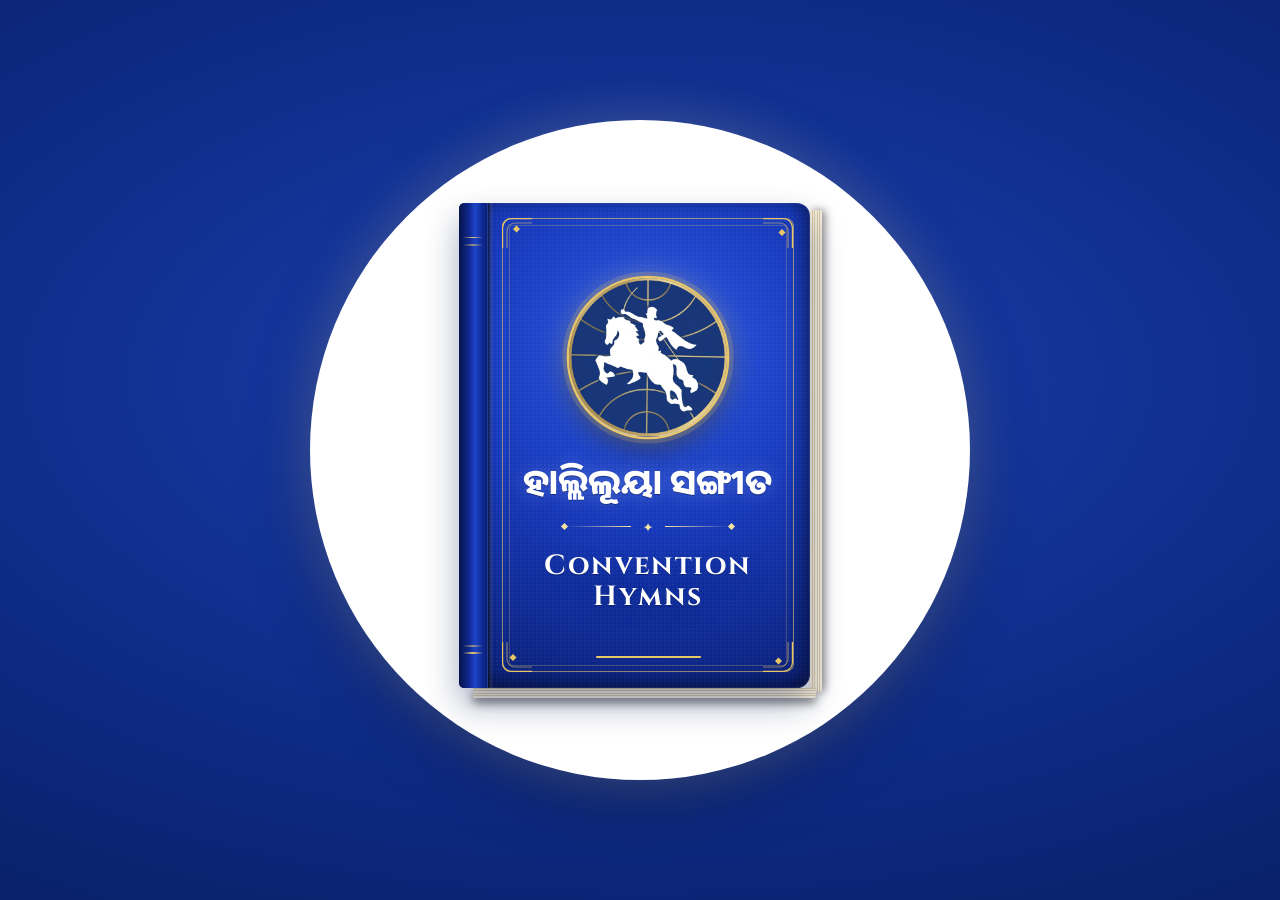
<file: index.html>
<!DOCTYPE html>
<html lang="en">
<head>
  <meta charset="UTF-8">
  <meta name="viewport" content="width=device-width, initial-scale=1, viewport-fit=cover">
  <meta name="theme-color" content="#061a52">
  <meta name="apple-mobile-web-app-capable" content="yes">
  <meta name="mobile-web-app-capable" content="yes">
  <meta name="description" content="Convention Hymns — hymn book in Telugu, Odia, English, Hindi, Marathi and Bangla.">
  <title>Halleluiah Songitho</title>
  <meta name="apple-mobile-web-app-title" content="Halleluiah Songitho">
  <meta name="application-name" content="Halleluiah Songitho">

  <link rel="icon" href="icon-192.png?v=7" type="image/png" sizes="192x192">
  <link rel="apple-touch-icon" href="apple-touch-icon.png?v=7">
  <link rel="manifest" href="manifest.webmanifest?v=7">
  <link rel="preconnect" href="https://fonts.googleapis.com">
  <link rel="preconnect" href="https://fonts.gstatic.com" crossorigin>
  <link href="https://fonts.googleapis.com/css2?family=Cinzel:wght@600;800&family=Inter:wght@400;500;600;700&family=Noto+Sans+Bengali:wght@400;600;700&family=Noto+Sans+Devanagari:wght@400;600;700&family=Noto+Sans+Oriya:wght@400;600;800&family=Noto+Sans+Telugu:wght@400;600;700&display=swap" rel="stylesheet">
  <link rel="stylesheet" href="styles.css?v=25">
</head>
<body>

  <!-- Icon sprite -->
  <svg width="0" height="0" style="position:absolute" aria-hidden="true">
    <symbol id="i-back" viewBox="0 0 24 24"><path d="M19 12H5M12 19l-7-7 7-7"/></symbol>
    <symbol id="i-next" viewBox="0 0 24 24"><path d="M5 12h14M12 5l7 7-7 7"/></symbol>
    <symbol id="i-chevron" viewBox="0 0 24 24"><path d="M9 18l6-6-6-6"/></symbol>
    <symbol id="i-chevron-left" viewBox="0 0 24 24"><path d="M15 18l-6-6 6-6"/></symbol>
    <symbol id="i-search" viewBox="0 0 24 24"><circle cx="11" cy="11" r="7"/><path d="M21 21l-4.3-4.3"/></symbol>
    <symbol id="i-x" viewBox="0 0 24 24"><path d="M18 6L6 18M6 6l12 12"/></symbol>
    <symbol id="i-heart" viewBox="0 0 24 24"><path d="M20.8 4.6a5.5 5.5 0 0 0-7.8 0L12 5.7l-1-1.1a5.5 5.5 0 0 0-7.8 7.8l1 1.1L12 21l7.8-7.5 1-1.1a5.5 5.5 0 0 0 0-7.8z"/></symbol>
    <symbol id="i-share" viewBox="0 0 24 24"><path d="M4 12v7a2 2 0 0 0 2 2h12a2 2 0 0 0 2-2v-7M16 6l-4-4-4 4M12 2v13"/></symbol>
    <symbol id="i-book" viewBox="0 0 24 24"><path d="M4 19.5A2.5 2.5 0 0 1 6.5 17H20V3H6.5A2.5 2.5 0 0 0 4 5.5v14z"/><path d="M6.5 17A2.5 2.5 0 0 0 4 19.5 2.5 2.5 0 0 0 6.5 22H20v-5"/></symbol>
    <symbol id="i-clock" viewBox="0 0 24 24"><circle cx="12" cy="12" r="9"/><path d="M12 7v5l3 2"/></symbol>
    <symbol id="i-gear" viewBox="0 0 24 24"><circle cx="12" cy="12" r="3"/><path d="M19.4 15a1.65 1.65 0 0 0 .33 1.82l.06.06a2 2 0 1 1-2.83 2.83l-.06-.06a1.65 1.65 0 0 0-1.82-.33 1.65 1.65 0 0 0-1 1.51V21a2 2 0 1 1-4 0v-.09A1.65 1.65 0 0 0 9 19.4a1.65 1.65 0 0 0-1.82.33l-.06.06a2 2 0 1 1-2.83-2.83l.06-.06A1.65 1.65 0 0 0 4.68 15a1.65 1.65 0 0 0-1.51-1H3a2 2 0 1 1 0-4h.09A1.65 1.65 0 0 0 4.6 9a1.65 1.65 0 0 0-.33-1.82l-.06-.06a2 2 0 1 1 2.83-2.83l.06.06A1.65 1.65 0 0 0 9 4.68a1.65 1.65 0 0 0 1-1.51V3a2 2 0 1 1 4 0v.09a1.65 1.65 0 0 0 1 1.51 1.65 1.65 0 0 0 1.82-.33l.06-.06a2 2 0 1 1 2.83 2.83l-.06.06A1.65 1.65 0 0 0 19.4 9a1.65 1.65 0 0 0 1.51 1H21a2 2 0 1 1 0 4h-.09a1.65 1.65 0 0 0-1.51 1z"/></symbol>
    <symbol id="i-bell" viewBox="0 0 24 24"><path d="M18 8a6 6 0 0 0-12 0c0 7-3 9-3 9h18s-3-2-3-9M13.73 21a2 2 0 0 1-3.46 0"/></symbol>
  </svg>

  <main id="book" class="book">

    <!-- 1 · Splash -->
    <section class="page splash is-active" id="splash" aria-label="Convention Hymns — ହାଲ୍ଲିଲୂୟା ସଙ୍ଗୀତ">
      <div class="halo">
        <div class="cover3d">
          <span class="cover3d__edge cover3d__edge--right" aria-hidden="true"></span>
          <span class="cover3d__edge cover3d__edge--bottom" aria-hidden="true"></span>
          <div class="cover3d__board">
            <span class="cover3d__spine" aria-hidden="true"><i></i><i></i><i></i><i></i></span>
            <div class="splash__frame" aria-hidden="true"></div>
            <div class="splash__inner">
              <span class="cover3d__emblem"><img src="logo.webp" alt="Emblem" width="1024" height="1024" decoding="async" fetchpriority="high"></span>
              <p class="cover3d__title" lang="or">ହାଲ୍ଲିଲୂୟା ସଙ୍ଗୀତ</p>
              <div class="splash__rule" aria-hidden="true"><span></span><i>✦</i><span></span></div>
              <h1 class="splash__title"><span>Convention</span> <span>Hymns</span></h1>
            </div>
            <span class="cover3d__sheen" aria-hidden="true"></span>
            <div class="splash__progress" aria-hidden="true"><i></i></div>
          </div>
        </div>
      </div>
    </section>

    <!-- 2 · Select language — changes only the title page -->
    <section class="page intro" id="intro" aria-label="Select language">
      <div class="page__scroll">
        <div class="intro__inner">
          <span class="intro__emblem" aria-hidden="true"><img src="logo.webp" alt="" width="1024" height="1024" decoding="async"></span>
          <p class="intro__eyebrow">Convention Hymns</p>
          <h2 class="intro__title" tabindex="-1" data-focus>Select Language</h2>
          <p class="intro__sub">భాష · ଭାଷା · Language · भाषा · ভাষা</p>
          <div class="intro__rule" aria-hidden="true"><span></span><i>✦</i><span></span></div>
          <div class="intro__grid" id="introGrid"></div>
        </div>
      </div>
    </section>

    <!-- 3 · Title page (from the printed book) — always fits one screen -->
    <section class="page cover" id="cover" aria-label="Hallelujah Sangeet">
      <div class="page__scroll">
        <article class="paper" lang="or">
          <div class="cover__bar" lang="en">
            <button class="cover__back" type="button" data-back aria-label="Back to select language">
              <svg class="ic" aria-hidden="true"><use href="#i-back"/></svg><span>Language</span>
            </button>
            <span class="cover__lang" id="coverLang"></span>
          </div>
          <span class="cover__emblem" aria-hidden="true"><img src="logo.webp" alt="" width="1024" height="1024" decoding="async"></span>
          <h2 class="cover__title" id="coverTitle" tabindex="-1" data-focus></h2>
          <div class="cover__orn" aria-hidden="true"><span></span><i>✦</i><span></span></div>

          <blockquote class="verse" id="coverVerse"></blockquote>

          <footer class="cover__footer">
            <p class="cover__fellowship" id="coverFellowship"></p>
            <p class="cover__tag" id="coverTag"></p>
            <p class="cover__by" id="coverBy"></p>
          </footer>

          <div class="cover__actions" lang="en">
            <button class="btn-next" id="coverNext" type="button">
              Next
              <svg class="ic" aria-hidden="true"><use href="#i-next"/></svg>
            </button>
          </div>
        </article>
      </div>
    </section>

    <!-- 3 · Language -->
    <section class="page languages" id="languages" aria-label="Choose language">
      <div class="page__scroll">
        <header class="topbar">
          <div class="topbar__row">
            <button class="icon-btn" type="button" data-back aria-label="Back to title page">
              <svg class="ic" aria-hidden="true"><use href="#i-back"/></svg>
            </button>
            <span class="brand-mark" aria-hidden="true"><img src="logo.webp" alt="" width="1024" height="1024" decoding="async"></span>
            <span class="brand">Convention Hymns</span>
            <div class="topbar__actions">
              <button class="icon-btn" type="button" data-settings aria-label="Settings">
                <svg class="ic" aria-hidden="true"><use href="#i-gear"/></svg>
              </button>
            </div>
          </div>
        </header>

        <div class="container">
          <div class="hero">
            <span class="hero__emblem"><img src="logo.webp" alt="" width="1024" height="1024" decoding="async"></span>
            <p class="eyebrow" id="langEyebrow">Preferred language</p>
            <h2 class="h-title" id="langTitle" tabindex="-1" data-focus>Choose your language for singing</h2>
            <p class="h-sub">తెలుగు · ଓଡ଼ିଆ · English · हिन्दी · मराठी · বাংলা</p>
            <div class="hero__stats" id="heroStats"></div>
          </div>
          <div class="notice" id="notice" role="note" hidden></div>
          <div id="resume"></div>
          <p class="section-label"><span id="langSection">Languages</span></p>
          <div class="lang-grid" id="langGrid"></div>
        </div>
      </div>
    </section>

    <!-- 4 · Song list -->
    <section class="page songs" id="songs" aria-label="Hymns">
      <div class="page__scroll">
        <header class="topbar topbar--songs">
          <div class="topbar__row">
            <button class="icon-btn" type="button" data-back aria-label="Back to languages">
              <svg class="ic" aria-hidden="true"><use href="#i-back"/></svg>
            </button>
            <div class="topbar__titles">
              <h2 class="topbar__title" id="songsTitle" tabindex="-1" data-focus>Hymns</h2>
              <p class="topbar__sub" id="songsMeta"></p>
            </div>
            <div class="topbar__actions">
              <button class="icon-btn aa-btn" type="button" data-sheet aria-label="Reading options">Aa</button>
              <button class="icon-btn" type="button" data-settings aria-label="Settings">
                <svg class="ic" aria-hidden="true"><use href="#i-gear"/></svg>
              </button>
            </div>
          </div>
        </header>

        <!-- Language header card -->
        <div class="container container--hero">
          <section class="book-hero" aria-hidden="true">
            <span class="book-hero__glyph" id="bookGlyph"></span>
            <div class="book-hero__text">
              <p class="book-hero__label">Hymn book</p>
              <p class="book-hero__native" id="bookNative"></p>
              <p class="book-hero__en" id="bookEnglish"></p>
            </div>
            <div class="book-hero__stats">
              <span><b id="bookCount">0</b> hymns</span>
              <span><b id="bookFavs">0</b> favorites</span>
            </div>
          </section>
        </div>

        <!-- Search stays pinned under the top bar while scrolling -->
        <div class="search-wrap" id="searchWrap">
          <div class="search" role="search">
            <svg class="ic search__icon" aria-hidden="true"><use href="#i-search"/></svg>
            <input id="search" type="search" placeholder="Song number or name"
                   autocomplete="off" autocorrect="off" spellcheck="false" enterkeyhint="search"
                   aria-label="Search hymns by number or name">
            <button class="search__clear" id="searchClear" type="button" aria-label="Clear search" hidden>
              <svg class="ic" aria-hidden="true"><use href="#i-x"/></svg>
            </button>
            <button class="search__mode" id="keypadToggle" type="button" aria-pressed="false"
                    title="Switch between number keypad and letters">123</button>
          </div>

          <div class="filters" role="group" aria-label="Show">
            <button class="chip is-on" type="button" data-filter="all" aria-pressed="true">All hymns</button>
            <button class="chip" type="button" data-filter="fav" aria-pressed="false">
              <svg class="ic" aria-hidden="true"><use href="#i-heart"/></svg>Favorites<span class="chip__n" id="favCount">0</span>
            </button>
            <button class="chip" type="button" data-filter="recent" aria-pressed="false">
              <svg class="ic" aria-hidden="true"><use href="#i-clock"/></svg>Recent
            </button>
          </div>
        </div>

        <div class="container container--list">
          <p class="result-count" id="resultCount" aria-live="polite"></p>
          <ul class="song-list" id="songList"></ul>
          <div class="empty" id="emptyState" hidden>
            <div class="empty__icon"><svg class="ic" aria-hidden="true"><use href="#i-search" id="emptyIcon"/></svg></div>
            <p class="empty__title" id="emptyTitle">No hymns found</p>
            <p class="empty__text" id="emptyText">Try another song number or a word from the title.</p>
          </div>
        </div>
      </div>
    </section>

    <!-- 5 · Song -->
    <section class="page song" id="song" aria-label="Hymn">
      <div class="page__scroll">
        <header class="topbar">
          <div class="topbar__row">
            <button class="icon-btn" type="button" data-back aria-label="Back to list">
              <svg class="ic" aria-hidden="true"><use href="#i-back"/></svg>
            </button>
            <div class="topbar__titles">
              <p class="topbar__title" id="songNo">Hymn</p>
              <p class="topbar__sub" id="songLang"></p>
            </div>
            <div class="topbar__actions">
              <button class="icon-btn" id="favBtn" type="button" aria-pressed="false" aria-label="Add to favorites">
                <svg class="ic" aria-hidden="true"><use href="#i-heart"/></svg>
              </button>
              <button class="icon-btn" id="shareBtn" type="button" aria-label="Share this hymn">
                <svg class="ic" aria-hidden="true"><use href="#i-share"/></svg>
              </button>
              <button class="icon-btn font-btn" type="button" data-font="-1" aria-label="Smaller text">A<sup>−</sup></button>
              <button class="icon-btn font-btn font-btn--big" type="button" data-font="1" aria-label="Larger text">A<sup>+</sup></button>
              <button class="icon-btn" type="button" data-settings aria-label="Settings">
                <svg class="ic" aria-hidden="true"><use href="#i-gear"/></svg>
              </button>
            </div>
          </div>
        </header>

        <article class="container lyrics" id="lyrics"></article>
      </div>

      <nav class="song-nav" aria-label="Previous and next hymn">
        <div class="song-nav__bar" aria-hidden="true"><i id="songProgress"></i></div>
        <div class="song-nav__inner">
          <button class="nav-btn" id="prevSong" type="button">
            <svg class="ic" aria-hidden="true"><use href="#i-chevron-left"/></svg>
            <span class="nav-btn__text"><small>Previous</small><b id="prevNo">—</b></span>
          </button>
          <span class="song-nav__pos" id="songPos"></span>
          <button class="nav-btn nav-btn--next" id="nextSong" type="button">
            <span class="nav-btn__text"><small>Next</small><b id="nextNo">—</b></span>
            <svg class="ic" aria-hidden="true"><use href="#i-chevron"/></svg>
          </button>
        </div>
      </nav>
    </section>

    <!-- 6 · Settings -->
    <section class="page settings" id="settings" aria-label="Settings">
      <div class="page__scroll">
        <header class="topbar">
          <div class="topbar__row">
            <button class="icon-btn" type="button" data-back aria-label="Back">
              <svg class="ic" aria-hidden="true"><use href="#i-back"/></svg>
            </button>
            <div class="topbar__titles">
              <h2 class="topbar__title" tabindex="-1" data-focus>Settings</h2>
            </div>
          </div>
        </header>

        <div class="container set-wrap">
          <p class="section-label"><span>Language</span></p>

          <div class="set-card">
            <div class="set-head">
              <p class="set-head__title">App language</p>
              <p class="set-head__hint">Title page, page wording and the letters hymns are read in</p>
            </div>
            <div class="set-opts" id="setAppLang"></div>
          </div>

          <div class="set-card">
            <div class="set-head">
              <p class="set-head__title">Singing language</p>
              <p class="set-head__hint">The hymn book that opens</p>
            </div>
            <div class="set-opts" id="setSingLang"></div>
            <button class="set-link" type="button" id="setOpenHymns">
              Open hymns <svg class="ic" aria-hidden="true"><use href="#i-next"/></svg>
            </button>
          </div>

          <div class="set-card">
            <div class="set-head">
              <p class="set-head__title">Read hymns in</p>
              <p class="set-head__hint">Show every hymn in these letters</p>
            </div>
            <div class="pron__chips" id="setRead"></div>
          </div>

          <p class="section-label"><span>Reading</span></p>
          <div class="set-card set-card--rows">
            <div class="set-row">
              <span class="set-row__label">Text size<span class="set-row__hint">Size of the hymn words</span></span>
              <div class="stepper">
                <button type="button" data-font="-1" aria-label="Smaller text">A−</button>
                <output data-font-val>100%</output>
                <button type="button" data-font="1" aria-label="Larger text">A+</button>
              </div>
            </div>
            <div class="set-row">
              <span class="set-row__label">Number keypad<span class="set-row__hint">Search opens with number keys</span></span>
              <button class="switch" type="button" id="setNumeric" role="switch" aria-checked="false" aria-label="Number keypad"><span></span></button>
            </div>
            <div class="set-row" id="setFsRow">
              <span class="set-row__label">Full screen<span class="set-row__hint">Hide the browser bars while singing</span></span>
              <button class="switch" type="button" id="setFs" role="switch" aria-checked="false" aria-label="Full screen"><span></span></button>
            </div>
          </div>

          <p class="section-label"><span>Saved on this device</span></p>
          <div class="set-card set-card--rows">
            <div class="set-row">
              <span class="set-row__label">Favorites<span class="set-row__hint"><b id="setFavN">0</b> hymns</span></span>
              <button class="set-btn" type="button" id="setClearFavs">Clear</button>
            </div>
            <div class="set-row">
              <span class="set-row__label">Recently opened<span class="set-row__hint"><b id="setRecentN">0</b> hymns</span></span>
              <button class="set-btn" type="button" id="setClearRecent">Clear</button>
            </div>
            <div class="set-row">
              <span class="set-row__label">Reset settings<span class="set-row__hint">Language, reading letters and text size</span></span>
              <button class="set-btn" type="button" id="setReset">Reset</button>
            </div>
          </div>

          <div class="set-about">
            <span class="set-about__emblem" aria-hidden="true"><img src="logo.webp" alt="" width="1024" height="1024" decoding="async"></span>
            <p class="set-about__name">Convention Hymns</p>
            <p class="set-about__or" lang="or">ହାଲ୍ଲିଲୂୟା ସଙ୍ଗୀତ</p>
            <p class="set-about__meta" id="setAbout"></p>
          </div>
        </div>
      </div>
    </section>

  </main>

  <!-- Reading options -->
  <div class="sheet" id="sheet" aria-hidden="true">
    <div class="sheet__backdrop" data-close></div>
    <div class="sheet__panel" role="dialog" aria-modal="true" aria-labelledby="sheetTitle" tabindex="-1">
      <div class="sheet__grip" aria-hidden="true"></div>
      <h3 class="sheet__title" id="sheetTitle">Reading options</h3>

      <div class="sheet__row sheet__row--col" id="readRow">
        <span class="sheet__label">Read in<span class="sheet__hint">Show the songs in English letters or another script</span></span>
        <div class="pron__chips" id="sheetPron"></div>
      </div>

      <div class="sheet__row">
        <span class="sheet__label">Text size</span>
        <div class="stepper">
          <button type="button" data-font="-1" aria-label="Smaller text">A−</button>
          <output data-font-val>100%</output>
          <button type="button" data-font="1" aria-label="Larger text">A+</button>
        </div>
      </div>

      <div class="sheet__row" id="fsRow">
        <span class="sheet__label">Full screen<span class="sheet__hint">Hide the browser bars while singing</span></span>
        <button class="switch" type="button" id="fsToggle" role="switch" aria-checked="false" aria-label="Full screen"><span></span></button>
      </div>

      <button class="sheet__more" type="button" data-sheet-settings>
        <svg class="ic" aria-hidden="true"><use href="#i-gear"/></svg>All settings
      </button>
      <button class="sheet__done" type="button" data-close>Done</button>
    </div>
  </div>

  <div class="toast" id="toast" role="status" aria-live="polite"></div>

  <script src="songs.js?v=25"></script>
  <script src="pronounce-en.js?v=25"></script>
  <script src="pronounce.js?v=25"></script>
  <script src="app.js?v=25"></script>
</body>
</html>
</file>
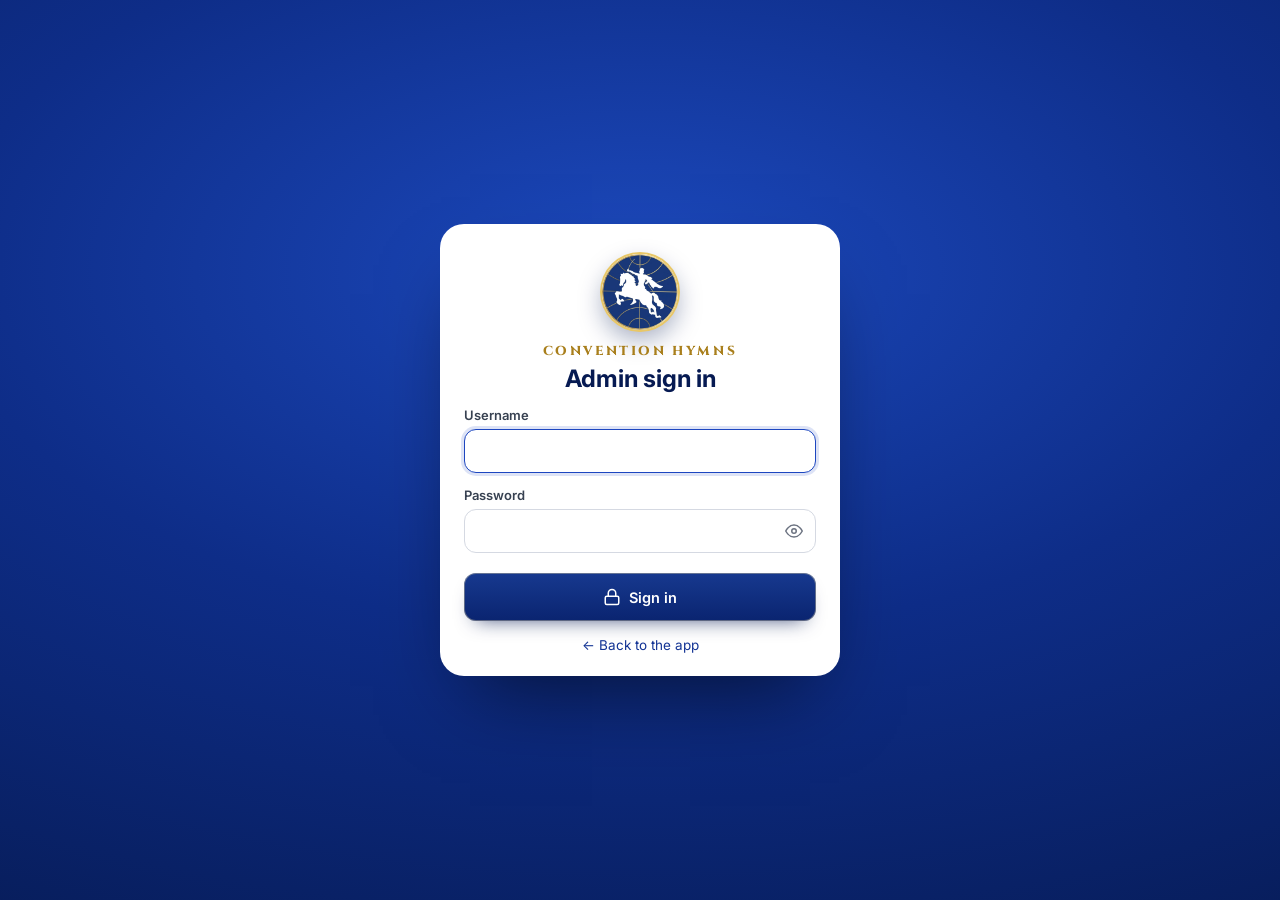
<file: admin/index.html>
<!DOCTYPE html>
<html lang="en">
<head>
  <meta charset="UTF-8">
  <meta name="viewport" content="width=device-width, initial-scale=1, viewport-fit=cover">
  <meta name="robots" content="noindex, nofollow">
  <meta name="theme-color" content="#061a52">
  <title>Admin · Convention Hymns</title>
  <link rel="icon" href="../icon-192.png?v=7" type="image/png" sizes="192x192">
  <link rel="preconnect" href="https://fonts.googleapis.com">
  <link rel="preconnect" href="https://fonts.gstatic.com" crossorigin>
  <link href="https://fonts.googleapis.com/css2?family=Cinzel:wght@700;800&family=Inter:wght@400;500;600;700&family=Noto+Sans+Bengali:wght@400;600&family=Noto+Sans+Devanagari:wght@400;600&family=Noto+Sans+Oriya:wght@400;600;800&family=Noto+Sans+Telugu:wght@400;600&display=swap" rel="stylesheet">
  <link rel="stylesheet" href="admin.css?v=3">
</head>
<body>

  <svg width="0" height="0" style="position:absolute" aria-hidden="true">
    <symbol id="a-home" viewBox="0 0 24 24"><path d="M3 10.5 12 3l9 7.5V20a1 1 0 0 1-1 1h-5v-6H9v6H4a1 1 0 0 1-1-1z"/></symbol>
    <symbol id="a-music" viewBox="0 0 24 24"><path d="M9 18V5l12-2v13"/><circle cx="6" cy="18" r="3"/><circle cx="18" cy="16" r="3"/></symbol>
    <symbol id="a-page" viewBox="0 0 24 24"><path d="M14 3H6a2 2 0 0 0-2 2v14a2 2 0 0 0 2 2h12a2 2 0 0 0 2-2V9z"/><path d="M14 3v6h6M8 13h8M8 17h5"/></symbol>
    <symbol id="a-globe" viewBox="0 0 24 24"><circle cx="12" cy="12" r="9"/><path d="M3 12h18M12 3a14 14 0 0 1 0 18M12 3a14 14 0 0 0 0 18"/></symbol>
    <symbol id="a-sliders" viewBox="0 0 24 24"><path d="M4 21v-7M4 10V3M12 21v-9M12 8V3M20 21v-5M20 12V3M1 14h6M9 8h6M17 16h6"/></symbol>
    <symbol id="a-users" viewBox="0 0 24 24"><path d="M17 21v-2a4 4 0 0 0-4-4H5a4 4 0 0 0-4 4v2"/><circle cx="9" cy="7" r="4"/><path d="M23 21v-2a4 4 0 0 0-3-3.87M16 3.13a4 4 0 0 1 0 7.75"/></symbol>
    <symbol id="a-upload" viewBox="0 0 24 24"><path d="M21 15v4a2 2 0 0 1-2 2H5a2 2 0 0 1-2-2v-4M17 8l-5-5-5 5M12 3v12"/></symbol>
    <symbol id="a-out" viewBox="0 0 24 24"><path d="M9 21H5a2 2 0 0 1-2-2V5a2 2 0 0 1 2-2h4M16 17l5-5-5-5M21 12H9"/></symbol>
    <symbol id="a-eye" viewBox="0 0 24 24"><path d="M1 12s4-8 11-8 11 8 11 8-4 8-11 8-11-8-11-8z"/><circle cx="12" cy="12" r="3"/></symbol>
    <symbol id="a-lock" viewBox="0 0 24 24"><rect x="3" y="11" width="18" height="11" rx="2"/><path d="M7 11V7a5 5 0 0 1 10 0v4"/></symbol>
    <symbol id="a-ext" viewBox="0 0 24 24"><path d="M18 13v6a2 2 0 0 1-2 2H5a2 2 0 0 1-2-2V8a2 2 0 0 1 2-2h6M15 3h6v6M10 14 21 3"/></symbol>
  </svg>

  <!-- Sign in -->
  <main class="login" id="login" hidden>
    <form class="login__card" id="loginForm" autocomplete="on">
      <span class="login__emblem" aria-hidden="true"><img src="../logo.webp" alt="" width="1024" height="1024"></span>
      <p class="login__brand">Convention Hymns</p>
      <h1 class="login__title">Admin sign in</h1>
      <label class="field">
        <span>Username</span>
        <input class="input" name="username" autocomplete="username" autocapitalize="off" spellcheck="false" required>
      </label>
      <label class="field">
        <span>Password</span>
        <span class="pw">
          <input class="input" name="password" type="password" autocomplete="current-password" required>
          <button class="pw__toggle" type="button" data-act="pw-toggle" aria-label="Show password"><svg class="ic"><use href="#a-eye"/></svg></button>
        </span>
      </label>
      <p class="form-error" id="loginError" role="alert" hidden></p>
      <button class="btn btn--primary btn--block" type="submit" id="loginBtn">
        <svg class="ic"><use href="#a-lock"/></svg>Sign in
      </button>
      <a class="login__back" href="../">← Back to the app</a>
    </form>
  </main>

  <!-- Panel -->
  <div class="app" id="app" hidden>
    <header class="top">
      <a class="top__brand" href="../" title="Open the app">
        <span class="top__emblem" aria-hidden="true"><img src="../logo.webp" alt="" width="1024" height="1024"></span>
        <span class="top__name">Convention Hymns<small>Admin</small></span>
      </a>
      <span class="top__user" id="userChip"></span>
      <a class="btn btn--ghost btn--sm top__view" href="../" target="_blank" rel="noopener"><svg class="ic"><use href="#a-ext"/></svg><span>View app</span></a>
      <button class="btn btn--ghost btn--sm" type="button" data-act="logout"><svg class="ic"><use href="#a-out"/></svg><span>Log out</span></button>
    </header>

    <nav class="nav" id="nav" aria-label="Admin sections"></nav>

    <div class="changes" id="changes" hidden>
      <span class="changes__dot" aria-hidden="true"></span>
      <span class="changes__text">Saved on this device<small>Open the app here to check it. Others see it after Publish.</small></span>
      <a class="btn btn--sm btn--gold" href="../" target="_blank" rel="noopener">Open app</a>
      <button class="btn btn--sm btn--light" type="button" data-act="discard">Undo all</button>
      <button class="btn btn--sm btn--light" type="button" data-act="publish-now">Publish</button>
    </div>

    <main class="view" id="view" tabindex="-1"></main>
  </div>

  <div class="modal" id="modal" hidden>
    <div class="modal__backdrop" data-act="modal-close"></div>
    <div class="modal__panel" role="dialog" aria-modal="true" id="modalPanel" tabindex="-1"></div>
  </div>

  <div class="toast" id="toast" role="status" aria-live="polite"></div>

  <noscript><p style="padding:24px">The admin panel needs JavaScript.</p></noscript>
  <script src="admin.js?v=5"></script>
</body>
</html>
</file>
<file: styles.css>
/* =========================================================
   Convention Hymns — styles
   Mobile-first. Breakpoints: 768px (tablet), 1024px (laptop)
   ========================================================= */

:root {
  --blue-950: #04123d;
  --blue-900: #061a52;
  --blue-800: #0a2470;
  --blue-700: #123394;
  --blue-600: #1d47c0;
  --gold-300: #f6e3a1;
  --gold-400: #e9c766;
  --gold-500: #d4a937;
  --gold-600: #a97f1c;

  --ink: #0f1115;
  --ink-2: #374151;
  --muted: #6b7280;
  --line: #e8e9ee;
  --bg: #ffffff;
  --bg-soft: #f5f6f8;
  --paper: #fdfbf5;

  --font-ui: "Inter", "Noto Sans Telugu", "Noto Sans Oriya", "Noto Sans Devanagari", "Noto Sans Bengali",
             system-ui, -apple-system, "Segoe UI", Roboto, sans-serif;
  --font-display: "Cinzel", "Trajan Pro", Georgia, serif;

  --shadow-sm: 0 1px 2px rgba(16, 24, 40, .05), 0 1px 3px rgba(16, 24, 40, .06);
  --shadow-md: 0 14px 34px -12px rgba(16, 24, 40, .18);
  --ease-out: cubic-bezier(.2, .8, .2, 1);

  /* Durations are overwritten from app.js so CSS and JS stay in sync */
  --push-ms: 420ms;
  --fade-ms: 260ms;
  --push-ease: cubic-bezier(.32, .72, 0, 1);

  --safe-top: env(safe-area-inset-top, 0px);
  --safe-bottom: env(safe-area-inset-bottom, 0px);
}

/* ---------- Base ---------- */
*, *::before, *::after { box-sizing: border-box; }
html, body { height: 100%; margin: 0; }
body {
  font-family: var(--font-ui);
  color: var(--ink);
  background: #0b1430;
  -webkit-font-smoothing: antialiased;
  -webkit-tap-highlight-color: transparent;
  text-rendering: optimizeLegibility;
  overflow: hidden;
}
button { font: inherit; color: inherit; background: none; border: 0; padding: 0; cursor: pointer; }
button:disabled { cursor: default; }
:focus-visible { outline: 3px solid var(--gold-500); outline-offset: 2px; }
[data-focus]:focus { outline: none; }
[hidden] { display: none !important; }

.ic {
  width: 22px; height: 22px; flex: none;
  fill: none; stroke: currentColor; stroke-width: 2;
  stroke-linecap: round; stroke-linejoin: round;
}

/* =========================================================
   Book + pages
   ========================================================= */
.book {
  position: fixed;
  inset: 0;
  overflow: hidden;
  perspective: 2400px;            /* refined from JS on resize */
  perspective-origin: 50% 50%;
}

.page {
  position: absolute;
  inset: 0;
  display: flex;
  flex-direction: column;
  background: var(--bg);
  visibility: hidden;
  transform-origin: left center;  /* the spine */
  --page-back: linear-gradient(90deg, #e7e1d2 0%, #f8f5ee 55%, #ede7d9 100%);
}
.page.is-active { visibility: visible; z-index: 2; }
/* App pages: a soft ivory wash at the top fading to white */
.languages, .songs, .song, .settings { background: linear-gradient(180deg, #f8f5ec 0, #fdfcf9 260px, #fff 520px); }

.page__scroll {
  flex: 1 1 auto;
  min-height: 0;
  overflow-y: auto;
  overflow-x: hidden;
  -webkit-overflow-scrolling: touch;
  overscroll-behavior-y: contain;
}

/* Dimming overlay used by the slide transition */
.page::before {
  content: "";
  position: absolute;
  inset: 0;
  z-index: 50;
  pointer-events: none;
  opacity: 0;
}

/* ---------- Paper turn ----------
   app.js draws the turning page as vertical strips; each strip
   rotates a little more than the one before, so the paper bends. */
.page.is-under   { visibility: visible; z-index: 1; }
.page.is-turning { visibility: hidden !important; }

.flip {
  position: absolute;
  inset: 0;
  z-index: 6;
  pointer-events: none;
  transform-style: preserve-3d;
}
.flip__seg {
  position: absolute;
  top: 0;
  height: 100%;
  transform-style: preserve-3d;
  transform-origin: 0 50%;
  will-change: transform;
}
.flip__face,
.flip__back {
  position: absolute;
  top: 0;
  height: 100%;
  overflow: hidden;
  -webkit-backface-visibility: hidden;
  backface-visibility: hidden;
}
.flip__back { left: 0; transform: rotateY(180deg); }
.flip .page {
  visibility: visible !important;
  z-index: auto !important;
  transform: none !important;
  animation: none !important;
  box-shadow: none !important;
}
.flip .page::before { display: none; }
/* Copies show the page as it looks now: entrance animations jump to their end. */
.flip .page *,
.flip .page *::before,
.flip .page *::after { animation-delay: -60s !important; transition: none !important; }
.flip__shade { position: absolute; top: 0; height: 100%; pointer-events: none; }

/* Shadow the turning page casts on the page underneath */
.flip-shadow {
  position: absolute;
  inset: 0;
  z-index: 45;
  pointer-events: none;
  opacity: 0;
  background: linear-gradient(90deg,
    rgba(4, 10, 30, .55) 0%,
    rgba(4, 10, 30, .38) calc(var(--x, 50) * 1%),
    rgba(4, 10, 30, 0) calc(var(--x, 50) * 1% + 16%));
}

/* ---------- Push (list → hymn) ---------- */
.page.push-in,
.page.pop-out {
  visibility: visible;
  z-index: 6;
  will-change: transform;
  box-shadow: -18px 0 40px rgba(15, 17, 21, .14);
}
.page.push-out,
.page.pop-in { visibility: visible; z-index: 1; }

.page.push-in  { animation: slideIn var(--push-ms) var(--push-ease) both; }
.page.pop-out  { animation: slideIn var(--push-ms) var(--push-ease) reverse both; }
.page.push-out { animation: slideBack var(--push-ms) var(--push-ease) both; }
.page.pop-in   { animation: slideBack var(--push-ms) var(--push-ease) reverse both; }
.page.push-out::before,
.page.pop-in::before { background: rgba(15, 17, 21, .18); animation: fadeIn var(--push-ms) ease both; }
.page.pop-in::before { animation-direction: reverse; }

@keyframes slideIn   { from { transform: translate3d(100%, 0, 0); } to { transform: none; } }
@keyframes slideBack { from { transform: none; } to { transform: translate3d(-26%, 0, 0); } }

/* ---------- Fade (reduced motion) ---------- */
.page.fade-in  { visibility: visible; z-index: 6; animation: fadeIn var(--fade-ms) ease both; }
.page.fade-out { visibility: visible; z-index: 1; }

@keyframes fadeIn { from { opacity: 0; } to { opacity: 1; } }
@keyframes rise   { from { opacity: 0; transform: translate3d(0, 14px, 0); } to { opacity: 1; transform: none; } }

/* =========================================================
   1 · Splash — the hymn book, resting inside a golden circle
   ========================================================= */
.splash {
  overflow: hidden;
  /* --c is the circle's size; everything inside is measured in --u (1% of it) */
  --c: min(94vw, 82vh, 660px);
  --u: calc(var(--c) / 100);
  background: radial-gradient(120% 90% at 50% 42%, #1a3fb0 0%, #0d2a84 50%, #061a52 100%);
  /* when the page turns, the book's endpaper shows on the back */
  --page-back: linear-gradient(270deg, #e9dfc4 0%, #fbf6e9 70%, #f1e7cf 100%);
}

/* The circle — white, on the blue page */
.halo {
  position: absolute;
  inset: 0;
  margin: auto;
  width: var(--c);
  height: var(--c);
  border-radius: 50%;
  background: #fff;
  box-shadow:
    0 0 calc(var(--u) * 8) rgba(255, 255, 255, .22),
    0 calc(var(--u) * 3) calc(var(--u) * 10) rgba(0, 0, 0, .35);
  opacity: 0;
  transform: scale(.9);
}
.splash.is-ready .halo { animation: haloIn 1s var(--ease-out) .05s forwards; }
@keyframes haloIn { to { opacity: 1; transform: none; } }

/* The book, standing in the middle of the circle */
.cover3d {
  position: absolute;
  inset: 0;
  margin: auto;
  width: calc(var(--u) * 55);
  height: calc(var(--u) * 75);
  opacity: 0;
  transform: translateY(calc(var(--u) * 3)) scale(.94);
}
.splash.is-ready .cover3d { animation: coverIn 1s var(--ease-out) .3s forwards; }
@keyframes coverIn { to { opacity: 1; transform: none; } }

/* Page edges peeking out on the right and bottom */
.cover3d__edge {
  position: absolute;
  border-radius: 0 3px 3px 0;
}
.cover3d__edge--right {
  top: calc(var(--u) * 1.2);
  bottom: calc(var(--u) * .8);
  right: 0;
  width: calc(var(--u) * 1.8);
  background: repeating-linear-gradient(90deg, #f6eedb 0 1.5px, #d9cba6 1.5px 2.5px);
  box-shadow: 3px 0 8px rgba(0, 0, 0, .45);
}
.cover3d__edge--bottom {
  left: calc(var(--u) * 2.2);
  right: calc(var(--u) * .8);
  bottom: 0;
  height: calc(var(--u) * 1.5);
  border-radius: 0 0 3px 3px;
  background: repeating-linear-gradient(0deg, #f6eedb 0 1.5px, #d9cba6 1.5px 2.5px);
  box-shadow: 0 5px 10px rgba(0, 0, 0, .5);
}

/* The blue leather board */
.cover3d__board {
  position: absolute;
  inset: 0 calc(var(--u) * 1.8) calc(var(--u) * 1.4) 0;
  overflow: hidden;
  display: flex;
  align-items: center;
  justify-content: center;
  border-radius: calc(var(--u) * .8) calc(var(--u) * 2) calc(var(--u) * 2) calc(var(--u) * .8);
  background:
    radial-gradient(rgba(255, 255, 255, .04) 1px, transparent 1.2px) 0 0 / 4px 4px,          /* leather grain */
    radial-gradient(120% 80% at 55% 30%, #2b58e4 0%, #1739bb 45%, #0c2585 85%, #091d6c 100%);
  box-shadow:
    0 calc(var(--u) * 2.5) calc(var(--u) * 5) rgba(10, 25, 80, .35),
    inset 0 0 0 1px rgba(255, 255, 255, .08),
    inset calc(var(--u) * -1.4) 0 calc(var(--u) * 2.4) rgba(0, 0, 0, .3),
    inset 0 calc(var(--u) * -1.4) calc(var(--u) * 2.4) rgba(0, 0, 0, .25);
}

/* Spine on the left, with a hinge groove and gold bands */
.cover3d__spine {
  position: absolute;
  top: 0;
  bottom: 0;
  left: 0;
  width: calc(var(--u) * 4.4);
  background:
    linear-gradient(90deg, #06144a 0%, #10288f 35%, #1d44c9 55%, #0f2a95 80%, #0a1f72 100%);
  box-shadow: inset -1px 0 0 rgba(255, 255, 255, .12), 2px 0 5px rgba(0, 0, 0, .45);
}
.cover3d__spine::after {    /* hinge groove */
  content: "";
  position: absolute;
  top: 0;
  bottom: 0;
  right: calc(var(--u) * -.9);
  width: calc(var(--u) * .9);
  background: linear-gradient(90deg, rgba(0, 0, 0, .35), rgba(255, 255, 255, .1) 70%, rgba(0, 0, 0, 0));
}
.cover3d__spine i {
  position: absolute;
  left: calc(var(--u) * .7);
  right: calc(var(--u) * .7);
  height: max(1px, calc(var(--u) * .3));
  background: linear-gradient(90deg, transparent, #e9c766, transparent);
}
.cover3d__spine i:nth-child(1) { top: 7%; }
.cover3d__spine i:nth-child(2) { top: calc(7% + var(--u) * 1.1); opacity: .6; }
.cover3d__spine i:nth-child(3) { bottom: calc(7% + var(--u) * 1.1); opacity: .6; }
.cover3d__spine i:nth-child(4) { bottom: 7%; }

/* Gold frame with ornamented corners */
.splash__frame {
  position: absolute;
  inset: calc(var(--u) * 2.4) calc(var(--u) * 2.4) calc(var(--u) * 2.4) calc(var(--u) * 6.6);
  border: 1px solid rgba(233, 199, 102, .6);
  border-radius: calc(var(--u) * 1.2);
  opacity: 0;
  transform: scale(1.03);
}
.splash__frame::after {
  content: "";
  position: absolute;
  inset: calc(var(--u) * .9);
  border: 1px solid rgba(233, 199, 102, .25);
  border-radius: calc(var(--u) * .6);
}
.splash__frame::before {
  content: "";
  position: absolute;
  inset: -1px;
  --corner: calc(var(--u) * 4.6);
  background:
    url("data:image/svg+xml,%3Csvg xmlns='http://www.w3.org/2000/svg' viewBox='0 0 30 30'%3E%3Cg fill='none' stroke='%23e9c766' stroke-width='1.2'%3E%3Cpath d='M.6 30V9.6a9 9 0 0 1 9-9H30'/%3E%3Cpath d='M5 30V13a8 8 0 0 1 8-8h17' opacity='.55'/%3E%3C/g%3E%3Cpath d='M11 11l3.5-3.5L18 11l-3.5 3.5z' fill='%23e9c766'/%3E%3C/svg%3E") top left / var(--corner) no-repeat,
    url("data:image/svg+xml,%3Csvg xmlns='http://www.w3.org/2000/svg' viewBox='0 0 30 30'%3E%3Cg transform='rotate(90 15 15)'%3E%3Cg fill='none' stroke='%23e9c766' stroke-width='1.2'%3E%3Cpath d='M.6 30V9.6a9 9 0 0 1 9-9H30'/%3E%3Cpath d='M5 30V13a8 8 0 0 1 8-8h17' opacity='.55'/%3E%3C/g%3E%3Cpath d='M11 11l3.5-3.5L18 11l-3.5 3.5z' fill='%23e9c766'/%3E%3C/g%3E%3C/svg%3E") top right / var(--corner) no-repeat,
    url("data:image/svg+xml,%3Csvg xmlns='http://www.w3.org/2000/svg' viewBox='0 0 30 30'%3E%3Cg transform='rotate(180 15 15)'%3E%3Cg fill='none' stroke='%23e9c766' stroke-width='1.2'%3E%3Cpath d='M.6 30V9.6a9 9 0 0 1 9-9H30'/%3E%3Cpath d='M5 30V13a8 8 0 0 1 8-8h17' opacity='.55'/%3E%3C/g%3E%3Cpath d='M11 11l3.5-3.5L18 11l-3.5 3.5z' fill='%23e9c766'/%3E%3C/g%3E%3C/svg%3E") bottom right / var(--corner) no-repeat,
    url("data:image/svg+xml,%3Csvg xmlns='http://www.w3.org/2000/svg' viewBox='0 0 30 30'%3E%3Cg transform='rotate(270 15 15)'%3E%3Cg fill='none' stroke='%23e9c766' stroke-width='1.2'%3E%3Cpath d='M.6 30V9.6a9 9 0 0 1 9-9H30'/%3E%3Cpath d='M5 30V13a8 8 0 0 1 8-8h17' opacity='.55'/%3E%3C/g%3E%3Cpath d='M11 11l3.5-3.5L18 11l-3.5 3.5z' fill='%23e9c766'/%3E%3C/g%3E%3C/svg%3E") bottom left / var(--corner) no-repeat;
}

/* A sheen of light passing over the cover */
.cover3d__sheen {
  position: absolute;
  inset: 0;
  pointer-events: none;
  background: linear-gradient(115deg, rgba(255, 255, 255, 0) 38%, rgba(255, 255, 255, .16) 48%, rgba(255, 255, 255, 0) 58%);
  background-size: 260% 100%;
  background-position: 140% 0;
}
.splash.is-ready .cover3d__sheen { animation: coverSheen 4.6s ease-in-out 1.4s infinite; }
@keyframes coverSheen { 0% { background-position: 140% 0; } 45%, 100% { background-position: -40% 0; } }

/* Everything on the cover */
.splash__inner {
  position: relative;
  z-index: 1;
  display: flex;
  flex-direction: column;
  align-items: center;
  margin-left: calc(var(--u) * 4.2);       /* centred on the cover, right of the spine */
  padding: calc(var(--u) * 2) calc(var(--u) * 1.5);
  text-align: center;
}
.cover3d__emblem {
  width: calc(var(--u) * 24);
  aspect-ratio: 1;
  border-radius: 50%;
  overflow: hidden;
  box-shadow:
    0 0 0 max(1.5px, calc(var(--u) * .35)) #e9c766,
    0 0 0 calc(var(--u) * 1) rgba(233, 199, 102, .18),
    0 0 calc(var(--u) * 5) rgba(246, 227, 161, .4),
    0 calc(var(--u) * 2) calc(var(--u) * 4) rgba(0, 0, 0, .45);
  opacity: 0;
  transform: scale(.7);
}
.cover3d__emblem img { display: block; width: 100%; height: 100%; transform: scale(1.006); }
.cover3d__title {           /* ହାଲ୍ଲିଲୂୟା ସଙ୍ଗୀତ — as on the book */
  margin: calc(var(--u) * 3.4) 0 0;
  font-family: "Noto Sans Oriya", var(--font-ui);
  font-weight: 800;
  font-size: calc(var(--u) * 5.3);
  line-height: 1.25;
  white-space: nowrap;
  color: #fff;
  text-shadow: 0 1px 0 rgba(0, 0, 0, .3), 0 0 calc(var(--u) * 3) rgba(255, 255, 255, .22);
  opacity: 0;
  transform: translateY(calc(var(--u) * 2));
}
.splash.is-ready .cover3d__emblem { animation: emblemIn .9s var(--ease-out) .6s forwards; }
.splash.is-ready .cover3d__title  { animation: titleUp .8s var(--ease-out) .95s forwards; }
@keyframes emblemIn { to { opacity: 1; transform: none; } }
@keyframes titleUp  { to { opacity: 1; transform: none; } }

.splash__title {            /* CONVENTION HYMNS */
  margin: 0;
  font-family: var(--font-display);
  font-weight: 800;
  font-size: calc(var(--u) * 4.2);
  line-height: 1.12;
  letter-spacing: .05em;
  color: #fff;
  text-shadow: 0 1px 0 rgba(0, 0, 0, .25), 0 calc(var(--u) * 1.2) calc(var(--u) * 3.5) rgba(0, 0, 0, .25);
  perspective: 600px;
}
.splash__title span { display: block; white-space: nowrap; }
.splash__title .ch {           /* letters are wrapped by app.js */
  display: inline-block;
  opacity: 0;
  transform: translateY(.5em) rotateX(-80deg);
  filter: blur(6px);
}

.splash__rule {
  display: flex; align-items: center; justify-content: center; gap: calc(var(--u) * 1.8);
  margin: calc(var(--u) * 2.4) 0;
  color: var(--gold-300);
  opacity: 0;
}
.splash__rule i { font-style: normal; font-size: max(10px, calc(var(--u) * 2)); }
.splash__rule span {
  position: relative;
  height: 1px;
  width: calc(var(--u) * 10);
  background: linear-gradient(90deg, transparent, var(--gold-300));
  transform: scaleX(0);
  transform-origin: right;
}
.splash__rule span:last-child { background: linear-gradient(270deg, transparent, var(--gold-300)); transform-origin: left; }
.splash__rule span::after {
  content: "";
  position: absolute;
  top: -2px;
  width: 5px;
  height: 5px;
  background: var(--gold-300);
  transform: rotate(45deg);
}
.splash__rule span:first-child::after { left: -2.5px; }
.splash__rule span:last-child::after { right: -2.5px; }

.splash.is-ready .splash__frame { animation: frameIn 1s var(--ease-out) .5s forwards; }
.splash.is-ready .splash__title .ch {
  animation: letterIn .7s var(--ease-out) forwards;
  animation-delay: calc(var(--d) * 45ms + 1.4s);
}
.splash.is-ready .splash__title { animation: titleGlow 1.6s ease-in-out 2.5s infinite alternate; }
.splash.is-ready .splash__rule { animation: fadeIn .5s ease 1.2s forwards; }
.splash.is-ready .splash__rule span { animation: grow .8s var(--ease-out) 1.25s forwards; }

.splash__progress {
  position: absolute;
  left: calc(50% + var(--u) * 2.2);
  bottom: calc(var(--u) * 4.6);
  width: calc(var(--u) * 16);
  height: 2px;
  margin-left: calc(var(--u) * -8);
  border-radius: 2px;
  background: rgba(255, 255, 255, .18);
  overflow: hidden;
  opacity: 0;
}
.splash__progress i {
  display: block;
  height: 100%;
  background: #e9c766;
  transform: scaleX(0);
  transform-origin: left;
}
.splash.is-ready .splash__progress { animation: fadeIn .6s ease .6s forwards; }
.splash.is-ready .splash__progress i { animation: grow var(--splash-left, 5s) linear forwards; }

@keyframes letterIn { to { opacity: 1; transform: none; filter: blur(0); } }
@keyframes frameIn  { to { opacity: 1; transform: none; } }
@keyframes titleGlow {
  from { text-shadow: 0 1px 0 rgba(0, 0, 0, .25), 0 calc(var(--u) * 1.2) calc(var(--u) * 3.5) rgba(0, 0, 0, .25); }
  to   { text-shadow: 0 1px 0 rgba(0, 0, 0, .25), 0 0 calc(var(--u) * 3) rgba(255, 255, 255, .4), 0 0 calc(var(--u) * 6) rgba(246, 227, 161, .5); }
}
@keyframes grow { to { transform: scaleX(1); } }

/* =========================================================
   2 · Select language (for the title page only)
   ========================================================= */
.intro {
  color: #fff;
  background: radial-gradient(120% 85% at 50% 30%, #1c49bd 0%, #0e2d88 42%, #061a52 78%, #04123d 100%);
  --page-back: linear-gradient(90deg, #071c58 0%, #0f2b7d 55%, #081e5c 100%);
}
.intro .page__scroll { display: flex; }
.intro__inner {
  position: relative;
  width: min(520px, 100%);
  margin: auto;
  padding: calc(36px + var(--safe-top)) 22px calc(36px + var(--safe-bottom));
  text-align: center;
}
.intro__emblem {
  display: block;
  width: 88px;
  height: 88px;
  margin: 0 auto 18px;
  border-radius: 50%;
  overflow: hidden;
  box-shadow: 0 0 0 2px rgba(246, 227, 161, .6), 0 0 30px rgba(246, 227, 161, .35), 0 14px 30px rgba(0, 0, 0, .4);
}
.intro__emblem img { display: block; width: 100%; height: 100%; transform: scale(1.006); }
.intro__eyebrow {
  margin: 0 0 6px;
  font-family: var(--font-display);
  font-size: 12px;
  font-weight: 700;
  letter-spacing: .26em;
  text-transform: uppercase;
  color: var(--gold-300);
}
.intro__title {
  margin: 0;
  font-family: var(--font-display);
  font-size: clamp(1.9rem, 8vw, 2.6rem);
  font-weight: 800;
  letter-spacing: .03em;
  color: #fff;
  text-shadow: 0 2px 0 rgba(0, 0, 0, .25), 0 10px 30px rgba(0, 0, 0, .25);
}
.intro__sub { margin: 8px 0 0; font-size: 14px; color: rgba(255, 255, 255, .7); }
.intro__rule {
  display: flex; align-items: center; justify-content: center; gap: 12px;
  margin: 18px 0 24px;
  color: var(--gold-300);
  font-size: 12px;
}
.intro__rule span { height: 1px; width: 70px; background: linear-gradient(90deg, transparent, var(--gold-300)); }
.intro__rule span:last-child { background: linear-gradient(270deg, transparent, var(--gold-300)); }
.intro__rule i { font-style: normal; }

.intro__grid { display: grid; grid-template-columns: repeat(2, minmax(0, 1fr)); gap: 12px; }
.intro__opt {
  display: flex;
  flex-direction: column;
  align-items: center;
  justify-content: center;
  gap: 2px;
  min-height: 78px;
  padding: 12px 10px;
  border-radius: 18px;
  color: #fff;
  background: rgba(255, 255, 255, .06);
  border: 1px solid rgba(246, 227, 161, .4);
  box-shadow: inset 0 1px 0 rgba(255, 255, 255, .08);
  transition: background .2s, border-color .2s, transform .2s var(--ease-out), box-shadow .2s;
}
.intro__opt:hover { background: rgba(255, 255, 255, .12); border-color: rgba(246, 227, 161, .75); }
.intro__opt:active { transform: scale(.96); }
.intro__opt.is-on {          /* the language used last time */
  color: #0a2470;
  background: linear-gradient(180deg, #f8e7a8 0%, #d9b04a 100%);
  border-color: #f2d681;
  box-shadow: 0 12px 24px -12px rgba(212, 169, 55, .9);
}
.intro__native { font-size: 20px; font-weight: 700; line-height: 1.3; }
.intro__en { font-size: 12px; font-weight: 600; letter-spacing: .08em; text-transform: uppercase; opacity: .75; }

.is-entering .intro__inner > * { animation: rise .55s var(--ease-out) both; animation-delay: var(--enter-delay, 0ms); }
.is-entering .intro__opt { animation: rise .5s var(--ease-out) both; animation-delay: calc(var(--i, 0) * 55ms + var(--enter-delay, 0ms)); }

/* =========================================================
   3 · Title page (paper)
   ========================================================= */
.cover {
  background: linear-gradient(160deg, #0e2b7c 0%, #061a52 100%);
}
/* The title page never scrolls: app.js picks --k so everything fits the screen. */
.cover .page__scroll { display: flex; flex-direction: column; overflow: hidden; }
/* Very short screens (a phone held sideways): if even the smallest text can't fit, let the page scroll */
.cover .page__scroll:has(.paper.is-scrollable) { overflow-y: auto; }
.paper.is-scrollable { flex: 0 0 auto; overflow: visible; }

.paper {
  --k: 1;
  position: relative;
  flex: 1 1 auto;
  min-height: 0;
  overflow: hidden;
  display: flex;
  flex-direction: column;
  background:
    linear-gradient(90deg, rgba(60, 40, 10, .09) 0%, rgba(60, 40, 10, 0) 4%),
    radial-gradient(120% 90% at 50% 38%, #fffdf8 0%, #fbf6e9 58%, #f2e8cf 100%);
  padding: calc(34px * var(--k) + var(--safe-top)) calc(30px * var(--k)) 0;
}
.paper > * { flex-shrink: 0; position: relative; z-index: 1; }

/* A fine gold frame with ornamented corners, like a printed title page */
.paper::before,
.paper::after {
  content: "";
  position: absolute;
  inset: calc(12px + var(--safe-top)) 12px calc(12px + var(--safe-bottom));
  pointer-events: none;
}
.paper::before {
  border: 1px solid rgba(169, 127, 28, .6);
  border-radius: 9px;
  outline: 1px solid rgba(19, 48, 111, .16);
  outline-offset: -6px;
}
.paper::after {
  --c: 30px;
  background:
    url("data:image/svg+xml,%3Csvg xmlns='http://www.w3.org/2000/svg' viewBox='0 0 30 30'%3E%3Cg fill='none' stroke='%23a97f1c' stroke-width='1.2'%3E%3Cpath d='M.6 30V9.6a9 9 0 0 1 9-9H30'/%3E%3Cpath d='M5 30V13a8 8 0 0 1 8-8h17' opacity='.55'/%3E%3C/g%3E%3Cpath d='M11 11l3.5-3.5L18 11l-3.5 3.5z' fill='%23a97f1c'/%3E%3C/svg%3E") top left / var(--c) no-repeat,
    url("data:image/svg+xml,%3Csvg xmlns='http://www.w3.org/2000/svg' viewBox='0 0 30 30'%3E%3Cg transform='rotate(90 15 15)'%3E%3Cg fill='none' stroke='%23a97f1c' stroke-width='1.2'%3E%3Cpath d='M.6 30V9.6a9 9 0 0 1 9-9H30'/%3E%3Cpath d='M5 30V13a8 8 0 0 1 8-8h17' opacity='.55'/%3E%3C/g%3E%3Cpath d='M11 11l3.5-3.5L18 11l-3.5 3.5z' fill='%23a97f1c'/%3E%3C/g%3E%3C/svg%3E") top right / var(--c) no-repeat,
    url("data:image/svg+xml,%3Csvg xmlns='http://www.w3.org/2000/svg' viewBox='0 0 30 30'%3E%3Cg transform='rotate(180 15 15)'%3E%3Cg fill='none' stroke='%23a97f1c' stroke-width='1.2'%3E%3Cpath d='M.6 30V9.6a9 9 0 0 1 9-9H30'/%3E%3Cpath d='M5 30V13a8 8 0 0 1 8-8h17' opacity='.55'/%3E%3C/g%3E%3Cpath d='M11 11l3.5-3.5L18 11l-3.5 3.5z' fill='%23a97f1c'/%3E%3C/g%3E%3C/svg%3E") bottom right / var(--c) no-repeat,
    url("data:image/svg+xml,%3Csvg xmlns='http://www.w3.org/2000/svg' viewBox='0 0 30 30'%3E%3Cg transform='rotate(270 15 15)'%3E%3Cg fill='none' stroke='%23a97f1c' stroke-width='1.2'%3E%3Cpath d='M.6 30V9.6a9 9 0 0 1 9-9H30'/%3E%3Cpath d='M5 30V13a8 8 0 0 1 8-8h17' opacity='.55'/%3E%3C/g%3E%3Cpath d='M11 11l3.5-3.5L18 11l-3.5 3.5z' fill='%23a97f1c'/%3E%3C/g%3E%3C/svg%3E") bottom left / var(--c) no-repeat;
}

/* Top row: back to languages · chosen language */
.cover__bar {
  display: flex;
  align-items: center;
  justify-content: space-between;
  gap: 10px;
  margin: calc(-12px * var(--k)) calc(-8px * var(--k)) calc(10px * var(--k));
}
.cover__back {
  display: inline-flex;
  align-items: center;
  gap: 4px;
  height: 36px;
  padding: 0 12px 0 8px;
  border-radius: 999px;
  font-size: 13px;
  font-weight: 600;
  color: #12306e;
  background: rgba(255, 255, 255, .7);
  border: 1px solid #e8dcb8;
  transition: background .15s, transform .15s;
}
.cover__back .ic { width: 18px; height: 18px; }
.cover__back:hover { background: #fff; }
.cover__back:active { transform: scale(.96); }
.cover__lang {
  display: inline-flex;
  align-items: center;
  height: 32px;
  padding: 0 14px;
  border-radius: 999px;
  font-size: 13.5px;
  font-weight: 700;
  color: #0a2470;
  background: linear-gradient(180deg, #f8e7a8 0%, #d9b04a 100%);
  box-shadow: 0 6px 14px -8px rgba(169, 127, 28, .9), inset 0 0 0 1px rgba(255, 255, 255, .5);
}

.cover__emblem {
  display: block;
  width: calc(64px * var(--k));
  height: calc(64px * var(--k));
  margin: 0 auto calc(10px * var(--k));
  border-radius: 50%;
  overflow: hidden;
  box-shadow: 0 0 0 2px #fff, 0 0 0 3.5px rgba(212, 169, 55, .75), 0 10px 22px -10px rgba(6, 26, 82, .6);
}
.cover__emblem img { display: block; width: 100%; height: 100%; transform: scale(1.006); }

.cover__title {
  margin: 0;
  text-align: center;
  font-family: var(--font-ui);
  font-weight: 800;
  font-size: calc(clamp(1.9rem, 9vw, 3rem) * var(--k));
  line-height: 1.25;
  color: #12306e;
  text-shadow: 0 1px 0 #fff, 0 3px 0 rgba(19, 48, 111, .12);
}
.cover__orn {
  display: flex;
  align-items: center;
  justify-content: center;
  gap: 10px;
  margin: calc(6px * var(--k)) 0 calc(16px * var(--k));
  color: var(--gold-500);
  font-size: calc(12px * var(--k));
}
.cover__orn span { height: 1px; width: calc(70px * var(--k)); background: linear-gradient(90deg, transparent, var(--gold-500)); }
.cover__orn span:last-child { background: linear-gradient(270deg, transparent, var(--gold-500)); }
.cover__orn i { font-style: normal; }

.verse {
  margin: 0 3px;
  padding: calc(15px * var(--k)) calc(15px * var(--k)) calc(11px * var(--k));
  border: 1px solid rgba(169, 127, 28, .75);
  border-radius: 2px;
  outline: 1px solid rgba(19, 48, 111, .32);
  outline-offset: 3px;
  background: rgba(255, 255, 255, .55);
  font-size: calc(clamp(.9rem, 3.6vw, 1.02rem) * var(--k));
  line-height: 1.72;
  color: #1d1b16;
  text-align: justify;
  hyphens: auto;
}
.verse p { margin: 0 0 .4em; text-indent: 1.6em; }
.verse cite { display: block; margin-top: .3em; text-align: right; font-style: normal; font-weight: 700; color: var(--gold-600); }

.cover__footer { text-align: center; margin: calc(20px * var(--k)) 0 calc(4px * var(--k)); color: #2a2620; }
.cover__footer p { margin: 0 0 calc(4px * var(--k)); }
.cover__fellowship {
  font-weight: 800;
  font-size: calc(clamp(1rem, 4.2vw, 1.28rem) * var(--k));
  color: #12306e;
}
.cover__tag { font-weight: 600; color: var(--gold-600); font-size: calc(clamp(.9rem, 3.7vw, 1.06rem) * var(--k)); }
.cover__by  { color: #3a352c; font-size: calc(clamp(.9rem, 3.7vw, 1.06rem) * var(--k)); }

.cover__actions {
  margin-top: auto;
  display: flex;
  justify-content: center;
  padding: calc(16px * var(--k)) 0 calc(24px + var(--safe-bottom));
}

.btn-next {
  position: relative;
  display: inline-flex;
  align-items: center;
  gap: 12px;
  height: 52px;
  padding: 0 26px 0 32px;
  border-radius: 999px;
  color: #fff;
  font-family: var(--font-display);
  font-weight: 800;
  font-size: 15px;
  letter-spacing: .14em;
  background: linear-gradient(180deg, #17398f 0%, #0a2470 55%, #061a52 100%);
  box-shadow:
    0 16px 30px -14px rgba(6, 26, 82, .75),
    inset 0 0 0 1px rgba(246, 227, 161, .6),
    inset 0 1px 0 rgba(255, 255, 255, .2);
  transition: transform .2s var(--ease-out), box-shadow .2s;
}
.btn-next .ic { width: 20px; height: 20px; color: var(--gold-300); transition: transform .25s var(--ease-out); }
.btn-next::after {
  content: "";
  position: absolute;
  inset: -4px;
  border-radius: inherit;
  border: 2px solid rgba(212, 169, 55, .55);
  opacity: 0;
  animation: pulse 2.2s ease-out 1.6s infinite;
}
.btn-next:hover .ic { transform: translateX(4px); }
.btn-next:active { transform: scale(.96); }
@keyframes pulse {
  0%   { opacity: .9; transform: scale(1); }
  70%  { opacity: 0;  transform: scale(1.18); }
  100% { opacity: 0; }
}

/* =========================================================
   Shared app chrome (white UI, black text)
   ========================================================= */
.topbar {
  position: sticky;
  top: 0;
  z-index: 10;
  padding: calc(6px + var(--safe-top)) 8px 6px;
  background: rgba(255, 255, 255, .9);
  -webkit-backdrop-filter: saturate(180%) blur(14px);
  backdrop-filter: saturate(180%) blur(14px);
  border-bottom: 1px solid transparent;
  transition: border-color .2s, box-shadow .2s;
}
.topbar.is-scrolled { border-color: var(--line); box-shadow: 0 6px 18px -14px rgba(15, 17, 21, .35); }
.topbar__row {
  display: flex;
  align-items: center;
  gap: 4px;
  min-height: 48px;
  max-width: 1100px;
  margin: 0 auto;
}
.topbar__titles { flex: 1; min-width: 0; padding: 0 4px; }
.topbar__title {
  margin: 0;
  font-size: 17px;
  font-weight: 700;
  line-height: 1.3;
  white-space: nowrap; overflow: hidden; text-overflow: ellipsis;
}
.topbar__sub { margin: 1px 0 0; font-size: 12.5px; color: var(--muted); white-space: nowrap; overflow: hidden; text-overflow: ellipsis; }
.brand {
  font-family: var(--font-display);
  font-weight: 800;
  font-size: 14px;
  letter-spacing: .07em;
  color: var(--blue-800);
  padding-left: 4px;
}
.brand-mark {           /* small emblem before the brand name */
  width: 34px;
  height: 34px;
  margin: 0 4px 0 8px;
  flex: none;
  border-radius: 50%;
  overflow: hidden;
  box-shadow: 0 0 0 1.5px rgba(212, 169, 55, .7);
}
.brand-mark img { display: block; width: 100%; height: 100%; transform: scale(1.006); }

.icon-btn {
  width: 44px; height: 44px; flex: none;
  display: grid; place-items: center;
  border-radius: 12px;
  color: var(--ink);
  transition: background .15s, transform .15s;
}
.icon-btn:hover { background: var(--bg-soft); }
.icon-btn:active { transform: scale(.92); background: #eceef2; }
.icon-btn:disabled { opacity: .35; pointer-events: none; }
.icon-btn.is-fav { color: #e0245e; }
.icon-btn.is-fav .ic { fill: currentColor; }
.icon-btn.pop .ic { animation: pop .45s var(--ease-out); }
@keyframes pop { 35% { transform: scale(1.35); } }

.topbar__actions { display: flex; gap: 2px; margin-left: auto; flex: none; }

/* Short message at the bottom ("Link copied", …) */
.toast {
  position: fixed;
  left: 50%;
  bottom: calc(88px + var(--safe-bottom));
  z-index: 100;
  max-width: calc(100% - 32px);
  padding: 10px 18px;
  border-radius: 999px;
  background: linear-gradient(180deg, #17398f 0%, #0a2470 100%);
  border: 1px solid rgba(246, 227, 161, .45);
  color: #fff;
  font-size: 14px;
  font-weight: 500;
  white-space: nowrap;
  overflow: hidden;
  text-overflow: ellipsis;
  box-shadow: 0 10px 30px -10px rgba(0, 0, 0, .5);
  opacity: 0;
  transform: translate(-50%, 16px);
  pointer-events: none;
  transition: opacity .25s, transform .3s var(--ease-out);
}
.toast.is-on { opacity: 1; transform: translate(-50%, 0); }

.container {
  max-width: 1100px;
  margin: 0 auto;
  padding: 8px 20px calc(36px + var(--safe-bottom));
}

/* =========================================================
   4 · Language
   ========================================================= */
/* Header card: deep blue, emblem, gold label, white title */
.hero {
  position: relative;
  isolation: isolate;
  overflow: hidden;
  margin-top: 6px;
  padding: 26px 20px 22px;
  text-align: center;
  color: #fff;
  border-radius: 24px;
  background: radial-gradient(130% 110% at 50% 0%, #1c49bd 0%, #0e2d88 45%, #061a52 100%);
  box-shadow: 0 26px 50px -28px rgba(6, 26, 82, .8);
}
.hero::before {           /* faint globe lines, echoing the emblem */
  content: "";
  position: absolute;
  inset: 0;
  z-index: -1;
  background: repeating-radial-gradient(circle at 50% 135%, rgba(233, 199, 102, .09) 0 1px, transparent 1px 30px);
}
.hero::after {            /* thin gold inner frame */
  content: "";
  position: absolute;
  inset: 8px;
  z-index: -1;
  border: 1px solid rgba(233, 199, 102, .3);
  border-radius: 18px;
  pointer-events: none;
}
.hero__emblem {
  display: block;
  width: 72px;
  height: 72px;
  margin: 0 auto 14px;
  border-radius: 50%;
  overflow: hidden;
  box-shadow: 0 0 0 2px rgba(246, 227, 161, .6), 0 0 26px rgba(246, 227, 161, .35), 0 10px 24px rgba(0, 0, 0, .35);
}
.hero__emblem img { display: block; width: 100%; height: 100%; transform: scale(1.006); }
.eyebrow {
  margin: 0 0 8px;
  font-size: 11.5px;
  font-weight: 700;
  letter-spacing: .22em;
  text-transform: uppercase;
  color: var(--gold-300);
}
.h-title {
  margin: 0;
  font-size: clamp(1.55rem, 6.4vw, 2.3rem);
  font-weight: 700;
  letter-spacing: -.02em;
  line-height: 1.2;
  color: #fff;
  text-shadow: 0 2px 12px rgba(0, 0, 0, .25);
}
.h-sub { margin: 10px 0 0; color: rgba(255, 255, 255, .72); font-size: 14.5px; line-height: 1.6; }
.hero__stats { display: flex; justify-content: center; flex-wrap: wrap; gap: 10px; margin-top: 16px; }
.hero__stats span {
  display: inline-flex;
  align-items: baseline;
  gap: 5px;
  padding: 6px 13px;
  border-radius: 999px;
  font-size: 12.5px;
  color: rgba(255, 255, 255, .85);
  background: rgba(255, 255, 255, .08);
  border: 1px solid rgba(255, 255, 255, .18);
}
.hero__stats b { font-size: 14px; color: var(--gold-300); }
.hero__stats .hero__reading {      /* "Reading in తెలుగు" — set by the page-2 language */
  color: #0a2470;
  background: linear-gradient(180deg, #f8e7a8 0%, #d9b04a 100%);
  border-color: #f2d681;
  font-weight: 600;
}
.hero__stats .hero__reading b { color: #0a2470; }

.section-label {
  display: flex;
  align-items: center;
  gap: 12px;
  margin: 26px 2px 0;
  font-size: 11.5px;
  font-weight: 700;
  letter-spacing: .16em;
  text-transform: uppercase;
  color: var(--gold-600);
}
.section-label::after { content: ""; flex: 1; height: 1px; background: linear-gradient(90deg, rgba(212, 169, 55, .55), transparent); }

.lang-grid {
  display: grid;
  grid-template-columns: repeat(2, minmax(0, 1fr));
  gap: 12px;
  margin-top: 14px;
}

.lang-card {
  position: relative;
  display: flex;
  flex-direction: column;
  align-items: flex-start;
  gap: 14px;
  min-height: 168px;
  padding: 16px 16px 14px;
  text-align: left;
  background: linear-gradient(180deg, #fff 0%, #fffcf5 100%);
  border: 1px solid #ece8de;
  border-radius: 20px;
  box-shadow: 0 1px 2px rgba(16, 24, 40, .04), 0 10px 24px -18px rgba(16, 24, 40, .3);
  overflow: hidden;
  transition: transform .25s var(--ease-out), box-shadow .25s, border-color .25s;
}
.lang-card::before {      /* gold underline that sweeps in */
  content: "";
  position: absolute;
  left: 16px;
  right: 16px;
  bottom: 0;
  height: 3px;
  border-radius: 3px 3px 0 0;
  background: linear-gradient(90deg, var(--gold-600), var(--gold-300));
  transform: scaleX(0);
  transform-origin: left;
  transition: transform .35s var(--ease-out);
}
.lang-card:hover::before,
.lang-card:focus-visible::before,
.lang-card.is-last::before { transform: scaleX(1); }
.lang-card::after {   /* gold sheen on hover */
  content: "";
  position: absolute;
  inset: 0;
  background: linear-gradient(120deg, transparent 30%, rgba(233, 199, 102, .14) 50%, transparent 70%);
  transform: translateX(-100%);
  transition: transform .7s var(--ease-out);
  pointer-events: none;
}
.lang-card:hover { transform: translateY(-3px); box-shadow: 0 2px 4px rgba(16, 24, 40, .04), 0 22px 40px -22px rgba(16, 24, 40, .4); border-color: #e3dccb; }
.lang-card:hover::after { transform: translateX(100%); }
.lang-card:active { transform: scale(.97); }

.lang-card__glyph {       /* navy medallion with a gold ring */
  width: 54px; height: 54px;
  display: grid; place-items: center;
  border-radius: 50%;
  font-size: 22px;
  font-weight: 700;
  color: var(--gold-300);
  background: radial-gradient(circle at 50% 30%, #1c49bd 0%, #0e2d88 55%, #061a52 100%);
  box-shadow: 0 0 0 2px #fff, 0 0 0 3.5px rgba(212, 169, 55, .75), 0 8px 16px -8px rgba(6, 26, 82, .7);
}
.lang-card__body { display: flex; flex-direction: column; gap: 2px; min-width: 0; }
.lang-card__native { font-size: 20px; font-weight: 700; line-height: 1.3; color: #0f1a3a; }
.lang-card__en { font-size: 13px; color: var(--muted); }
.lang-card__pron { font-size: 14.5px; font-weight: 700; line-height: 1.35; color: var(--gold-600); }   /* the name in the page-2 reading script */
.lang-card__count {
  display: inline-flex;
  align-items: center;
  gap: 5px;
  margin-top: auto;
  font-size: 12px;
  font-weight: 600;
  color: #6b5313;
  background: #f6f0de;
  padding: 4px 10px;
  border-radius: 999px;
}
.lang-card__count .ic { width: 13px; height: 13px; }
.lang-card__go {
  position: absolute;
  top: 16px; right: 14px;
  width: 30px; height: 30px;
  display: grid; place-items: center;
  border-radius: 50%;
  color: #9aa0ab;
  background: var(--bg-soft);
  transition: transform .25s var(--ease-out), color .25s, background .25s;
}
.lang-card__go .ic { width: 16px; height: 16px; }
.lang-card:hover .lang-card__go { transform: translateX(2px); color: var(--gold-300); background: var(--blue-800); }
.lang-card__badge {
  display: none;
  position: absolute;
  top: 20px; right: 50px;
  font-size: 10.5px;
  font-weight: 700;
  letter-spacing: .06em;
  text-transform: uppercase;
  color: var(--gold-600);
  background: #fbf3dc;
  padding: 3px 8px;
  border-radius: 999px;
}
.lang-card.is-last { border-color: #ead9a6; }
.lang-card.is-last .lang-card__badge { display: block; }

.is-entering .hero,
.is-entering .section-label,
.is-entering .lang-card {
  animation: rise .55s var(--ease-out) both;
  animation-delay: calc(var(--i, 0) * 60ms + var(--enter-delay, 0ms));
}

/* =========================================================
   5 · Song list
   ========================================================= */
.songs .topbar.is-scrolled { border-color: transparent; box-shadow: none; }

/* Language header card */
.container--hero { padding-top: 6px; padding-bottom: 0; }
.book-hero {
  position: relative;
  isolation: isolate;
  overflow: hidden;
  display: grid;
  grid-template-columns: auto 1fr;
  align-items: center;
  gap: 16px;
  padding: 20px 18px;
  color: #fff;
  border-radius: 22px;
  background: radial-gradient(130% 120% at 0% 0%, #1c49bd 0%, #0e2d88 48%, #061a52 100%);
  box-shadow: 0 24px 46px -28px rgba(6, 26, 82, .85);
  animation: rise .5s var(--ease-out) both;
}
.book-hero::before {      /* emblem watermark */
  content: "";
  position: absolute;
  z-index: -1;
  top: -50px;
  right: -50px;
  width: 190px;
  height: 190px;
  border-radius: 50%;
  background: url("logo.webp") center / cover no-repeat;
  opacity: .1;
}
.book-hero::after {       /* thin gold inner frame */
  content: "";
  position: absolute;
  inset: 7px;
  z-index: -1;
  border: 1px solid rgba(233, 199, 102, .28);
  border-radius: 16px;
  pointer-events: none;
}
.book-hero__glyph {
  width: 62px;
  height: 62px;
  display: grid;
  place-items: center;
  border-radius: 50%;
  font-size: 26px;
  font-weight: 700;
  color: #0a2470;
  background: radial-gradient(circle at 35% 30%, #fff6d6 0%, #e9c766 55%, #c39a34 100%);
  box-shadow: 0 0 0 3px rgba(255, 255, 255, .18), 0 10px 22px -8px rgba(0, 0, 0, .5);
}
.book-hero__text { min-width: 0; }
.book-hero__label {
  margin: 0 0 2px;
  font-size: 11px;
  font-weight: 700;
  letter-spacing: .22em;
  text-transform: uppercase;
  color: var(--gold-300);
}
.book-hero__native {
  margin: 0;
  font-size: 26px;
  font-weight: 700;
  line-height: 1.25;
  text-shadow: 0 2px 10px rgba(0, 0, 0, .25);
}
.book-hero__en { margin: 2px 0 0; font-size: 13.5px; color: rgba(255, 255, 255, .72); }
.book-hero__stats { grid-column: 1 / -1; display: flex; gap: 8px; flex-wrap: wrap; }
.book-hero__stats span {
  display: inline-flex;
  align-items: baseline;
  gap: 5px;
  padding: 5px 12px;
  border-radius: 999px;
  font-size: 12.5px;
  color: rgba(255, 255, 255, .85);
  background: rgba(255, 255, 255, .08);
  border: 1px solid rgba(255, 255, 255, .18);
}
.book-hero__stats b { font-size: 14px; color: var(--gold-300); }

/* Search + filters, pinned under the top bar while scrolling */
.search-wrap {
  position: sticky;
  top: calc(60px + var(--safe-top));
  z-index: 9;
  padding: 14px 12px 8px;
  background: rgba(255, 255, 255, .92);
  -webkit-backdrop-filter: saturate(180%) blur(14px);
  backdrop-filter: saturate(180%) blur(14px);
  border-bottom: 1px solid transparent;
  transition: border-color .2s, box-shadow .2s;
}
.search-wrap.is-stuck { border-color: var(--line); box-shadow: 0 8px 20px -16px rgba(15, 17, 21, .45); }

.search {
  position: relative;
  max-width: 1100px;
  margin: 0 auto;
  padding: 0 4px;
}
.search input {
  width: 100%;
  height: 52px;
  padding: 0 96px 0 48px;
  font: inherit;
  font-size: 16px;               /* ≥16px keeps iOS from zooming */
  color: var(--ink);
  background: #fff;
  border: 1px solid #e6e1d4;
  border-radius: 16px;
  outline: none;
  box-shadow: 0 1px 2px rgba(16, 24, 40, .04), 0 8px 20px -16px rgba(16, 24, 40, .3);
  -webkit-appearance: none;
  appearance: none;
  transition: border-color .2s, box-shadow .2s;
}
.search input::placeholder { color: #9aa0ab; }
.search input::-webkit-search-cancel-button { display: none; }
.search input:focus {
  border-color: var(--gold-500);
  box-shadow: 0 0 0 4px rgba(212, 169, 55, .18), 0 8px 20px -16px rgba(16, 24, 40, .3);
}
.search__icon {
  position: absolute;
  left: 20px; top: 50%;
  width: 20px; height: 20px;
  transform: translateY(-50%);
  color: var(--gold-600);
  pointer-events: none;
}
.search__clear {
  position: absolute;
  right: 60px; top: 50%;
  width: 34px; height: 34px;
  display: grid; place-items: center;
  transform: translateY(-50%);
  border-radius: 50%;
  color: var(--muted);
}
.search__clear .ic { width: 18px; height: 18px; }
.search__clear:hover { background: #eeebe3; }
.search__mode {
  position: absolute;
  right: 11px; top: 50%;
  height: 36px;
  min-width: 46px;
  padding: 0 8px;
  transform: translateY(-50%);
  font-size: 12px;
  font-weight: 700;
  letter-spacing: .04em;
  color: var(--blue-800);
  background: #fbf6e8;
  border: 1px solid #ecd9a4;
  border-radius: 11px;
  transition: background .15s, color .15s;
}
.search__mode[aria-pressed="true"] { background: var(--blue-800); color: var(--gold-300); border-color: var(--blue-800); }

.filters { display: flex; gap: 8px; max-width: 1100px; margin: 10px auto 0; padding: 0 4px 2px; overflow-x: auto; scrollbar-width: none; }
.filters::-webkit-scrollbar { display: none; }
.filters .chip { flex: none; display: inline-flex; align-items: center; }
.filters .chip .ic { width: 15px; height: 15px; margin-right: 5px; }
.filters .chip.is-on .ic { fill: currentColor; color: var(--gold-300); }
.chip__n {
  margin-left: 6px;
  padding: 1px 7px;
  border-radius: 999px;
  font-size: 12px;
  background: var(--bg-soft);
  color: var(--ink-2);
}
.chip.is-on .chip__n { background: rgba(246, 227, 161, .22); color: var(--gold-300); }

/* "ALL HYMNS · 12" with a fading gold rule */
.result-count {
  display: flex;
  align-items: center;
  gap: 12px;
  margin: 12px 2px 12px;
  font-size: 11.5px;
  font-weight: 700;
  letter-spacing: .14em;
  text-transform: uppercase;
  color: var(--gold-600);
}
.result-count::after { content: ""; flex: 1; height: 1px; background: linear-gradient(90deg, rgba(212, 169, 55, .5), transparent); }

/* Hymn rows as cards */
.song-list { list-style: none; margin: 0; padding: 0; display: grid; grid-template-columns: minmax(0, 1fr); gap: 8px; }
.song-list > li { min-width: 0; }   /* let long titles end in … instead of widening the card */

.song-item {
  position: relative;
  display: flex;
  align-items: center;
  gap: 14px;
  width: 100%;
  padding: 12px 12px 12px 12px;
  text-align: left;
  background: linear-gradient(180deg, #fff 0%, #fffdf8 100%);
  border: 1px solid #ece8de;
  border-radius: 16px;
  box-shadow: 0 1px 2px rgba(16, 24, 40, .03), 0 8px 18px -16px rgba(16, 24, 40, .3);
  overflow: hidden;
  transition: transform .2s var(--ease-out), box-shadow .2s, border-color .2s;
  animation: rise .4s var(--ease-out) both;
  animation-delay: calc(var(--i, 0) * 26ms + var(--enter-delay, 0ms));
}
.song-item::before {      /* gold edge on hover / press */
  content: "";
  position: absolute;
  left: 0;
  top: 12px;
  bottom: 12px;
  width: 3px;
  border-radius: 0 3px 3px 0;
  background: linear-gradient(180deg, var(--gold-300), var(--gold-600));
  transform: scaleY(0);
  transition: transform .25s var(--ease-out);
}
.song-item:hover { border-color: #e3dccb; box-shadow: 0 2px 4px rgba(16, 24, 40, .04), 0 16px 30px -20px rgba(16, 24, 40, .4); }
.song-item:hover::before,
.song-item:focus-visible::before { transform: scaleY(1); }
.song-item:active { transform: scale(.985); }
.song-item > .ic { width: 18px; height: 18px; color: #c4b78f; flex: none; }
.song-item > .song-item__fav { width: 16px; height: 16px; color: #e0245e; fill: currentColor; }

.song-item__num {          /* ivory tile, gold frame, navy number */
  flex: none;
  min-width: 48px; height: 48px;
  padding: 0 6px;
  display: grid; place-items: center;
  border-radius: 14px;
  font-family: var(--font-display);
  font-weight: 800;
  font-size: 16px;
  font-variant-numeric: tabular-nums;
  color: #0a2470;
  background: linear-gradient(180deg, #fffaf0 0%, #f6ecd0 100%);
  border: 1px solid #ead7a0;
  box-shadow: inset 0 1px 0 #fff;
}
.song-item__text { flex: 1; min-width: 0; display: flex; flex-direction: column; gap: 3px; }
.song-item__title,
.song-item__preview { white-space: nowrap; overflow: hidden; text-overflow: ellipsis; }
.song-item__title { font-size: 16px; font-weight: 700; line-height: 1.4; color: #0f1a3a; }
.song-item__preview { font-size: 13.5px; color: var(--muted); line-height: 1.45; }

mark { background: rgba(233, 199, 102, .5); color: inherit; border-radius: 3px; padding: 0 1px; }

/* Empty states: gold medallion */
.empty { text-align: center; padding: 48px 20px; animation: rise .4s var(--ease-out) both; }
.empty__icon {
  width: 72px; height: 72px; margin: 0 auto 16px;
  display: grid; place-items: center;
  border-radius: 50%;
  color: var(--gold-300);
  background: radial-gradient(circle at 50% 30%, #1c49bd 0%, #0e2d88 55%, #061a52 100%);
  box-shadow: 0 0 0 3px #fff, 0 0 0 4.5px rgba(212, 169, 55, .7), 0 14px 26px -12px rgba(6, 26, 82, .7);
}
.empty__icon .ic { width: 28px; height: 28px; }
.empty__title { margin: 0 0 6px; font-weight: 700; font-size: 18px; color: #0f1a3a; }
.empty__text { margin: 0; color: var(--muted); font-size: 14px; }

/* =========================================================
   6 · Song
   ========================================================= */
.song { --scale: 1; }
.song .topbar__actions .icon-btn { width: 38px; }

.aa-btn { font-weight: 700; font-size: 17px; letter-spacing: -.02em; color: var(--ink-2); }

.lyrics { max-width: 760px; padding-top: 14px; padding-bottom: 36px; }

/* Header card: deep blue, gold number, faint emblem watermark */
.lyrics__head {
  position: relative;
  isolation: isolate;
  overflow: hidden;
  margin: 2px 0 30px;
  padding: 26px 18px 22px;
  text-align: center;
  color: #fff;
  border-radius: 24px;
  background: radial-gradient(130% 100% at 50% 0%, #1c49bd 0%, #0e2d88 45%, #061a52 100%);
  box-shadow: 0 26px 50px -28px rgba(6, 26, 82, .8);
}
.lyrics__head::before {
  content: "";
  position: absolute;
  z-index: -1;
  top: -46px;
  right: -58px;
  width: 210px;
  height: 210px;
  border-radius: 50%;
  background: url("logo.webp") center / cover no-repeat;
  opacity: .1;
}
.lyrics__head::after {
  content: "";
  position: absolute;
  z-index: -1;
  inset: 8px;
  border: 1px solid rgba(233, 199, 102, .3);
  border-radius: 18px;
  pointer-events: none;
}
.hymn-no {
  display: inline-flex;
  flex-direction: column;
  align-items: center;
  margin: 0 0 8px;
}
.hymn-no span {
  font-family: var(--font-display);
  font-size: 11px;
  font-weight: 700;
  letter-spacing: .26em;
  text-transform: uppercase;
  color: var(--gold-300);
}
.hymn-no strong {
  font-family: var(--font-display);
  font-size: 46px;
  line-height: 1.1;
  font-weight: 800;
  font-variant-numeric: tabular-nums;
  background: linear-gradient(180deg, #fff6d3 0%, #e9c766 55%, #b7882a 100%);
  -webkit-background-clip: text;
  background-clip: text;
  color: transparent;
  filter: drop-shadow(0 2px 6px rgba(0, 0, 0, .3));
}
.lyrics__title {
  margin: 0;
  font-size: calc(1.5rem * var(--scale));
  font-weight: 700;
  line-height: 1.35;
  letter-spacing: -.01em;
  color: #fff;
  text-shadow: 0 2px 10px rgba(0, 0, 0, .25);
}
.lyrics__author { margin: 8px 0 0; font-size: 13.5px; color: rgba(255, 255, 255, .72); }
.lyrics__head .ornament { color: var(--gold-300); }
.lyrics__head .ornament span { background: linear-gradient(90deg, transparent, var(--gold-300)); }
.lyrics__head .ornament span:last-child { background: linear-gradient(270deg, transparent, var(--gold-300)); }

/* Closing ornament after the last verse */
.lyrics__end {
  display: flex;
  align-items: center;
  justify-content: center;
  gap: 12px;
  margin: 10px 0 4px;
  color: var(--gold-500);
  font-size: 11px;
  letter-spacing: .3em;
}
.lyrics__end span { height: 1px; width: 64px; background: linear-gradient(90deg, transparent, var(--gold-400)); }
.lyrics__end span:last-child { background: linear-gradient(270deg, transparent, var(--gold-400)); }
.lyrics__end i { font-style: normal; }

.ornament {
  display: flex; align-items: center; justify-content: center; gap: 10px;
  margin-top: 18px;
  color: var(--gold-500);
  font-size: 12px;
}
.ornament span { height: 1px; width: 56px; background: linear-gradient(90deg, transparent, var(--gold-400)); }
.ornament span:last-child { background: linear-gradient(270deg, transparent, var(--gold-400)); }
.ornament i { font-style: normal; }

/* A− / A+ in the hymn's top bar */
.font-btn { font-weight: 700; font-size: 15px; color: var(--ink-2); }
.font-btn--big { font-size: 19px; }
.font-btn sup { font-size: .6em; margin-left: 1px; }

/* Reading choices on the hymn itself */
.read-in { margin-top: 18px; }
.read-in__label {
  display: block;
  margin-bottom: 10px;
  font-size: 11px;
  font-weight: 700;
  letter-spacing: .14em;
  text-transform: uppercase;
  color: var(--muted);
}
.read-in .pron__chips { justify-content: center; }

/* On the blue header card */
.lyrics__head .read-in { margin-top: 18px; padding-top: 16px; border-top: 1px solid rgba(255, 255, 255, .12); }
.lyrics__head .read-in__label { color: rgba(246, 227, 161, .85); }
.lyrics__head .chip {
  background: rgba(255, 255, 255, .07);
  border-color: rgba(255, 255, 255, .24);
  color: #fff;
}
.lyrics__head .chip:hover { background: rgba(255, 255, 255, .15); }
.lyrics__head .chip.is-on {
  background: linear-gradient(180deg, #f8e7a8 0%, #d9b04a 100%);
  border-color: #f2d681;
  color: #0a2470;
  box-shadow: 0 8px 18px -10px rgba(212, 169, 55, .95);
}

.pron__chips { display: flex; flex-wrap: wrap; gap: 8px; }
.chip {
  height: 36px;
  padding: 0 14px;
  border: 1px solid var(--line);
  border-radius: 999px;
  background: #fff;
  font-size: 13.5px;
  font-weight: 600;
  color: var(--ink-2);
  transition: background .15s, color .15s, border-color .15s, transform .15s;
}
.chip:hover { background: var(--bg-soft); }
.chip:active { transform: scale(.95); }
.chip.is-on {
  background: var(--blue-800);
  border-color: var(--blue-800);
  color: #fff;
  box-shadow: 0 6px 14px -8px rgba(10, 36, 112, .6);
}

/* Lyrics re-render with a soft fade when the reading language changes */
.lyrics.is-swapping .stanza,
.lyrics.is-swapping .chorus,
.lyrics.is-swapping .lyrics__title { animation: fadeIn .35s ease both; }

/* =========================================================
   Reading options (bottom sheet)
   ========================================================= */
.sheet { position: fixed; inset: 0; z-index: 90; visibility: hidden; }
.sheet.is-open { visibility: visible; }
.sheet__backdrop {
  position: absolute;
  inset: 0;
  background: rgba(8, 12, 28, .45);
  opacity: 0;
  transition: opacity .3s ease;
}
.sheet.is-open .sheet__backdrop { opacity: 1; }
.sheet__panel {
  position: absolute;
  left: 50%;
  bottom: 0;
  width: min(560px, 100%);
  max-height: 88%;
  overflow-y: auto;
  padding: 10px 20px calc(18px + var(--safe-bottom));
  background: #fff;
  border-radius: 22px 22px 0 0;
  box-shadow: 0 -20px 50px -20px rgba(0, 0, 0, .35);
  transform: translate(-50%, 104%);
  transition: transform .42s var(--push-ease);
  outline: none;
}
.sheet.is-open .sheet__panel { transform: translate(-50%, 0); }
.sheet__grip { width: 44px; height: 4px; margin: 0 auto 14px; border-radius: 4px; background: linear-gradient(90deg, var(--gold-300), var(--gold-500)); }
.sheet__title { margin: 0 0 6px; font-size: 19px; font-weight: 700; color: #0f1a3a; }
.sheet__title::after { content: ""; display: block; width: 44px; height: 2px; margin-top: 8px; border-radius: 2px; background: linear-gradient(90deg, var(--gold-500), var(--gold-300)); }
.sheet__row {
  display: flex;
  align-items: center;
  justify-content: space-between;
  gap: 12px;
  padding: 16px 0;
  border-bottom: 1px solid var(--line);
}
.sheet__row--col { flex-direction: column; align-items: stretch; }
.sheet__label { font-size: 15px; font-weight: 600; }
.sheet__hint { display: block; margin-top: 2px; font-size: 12.5px; font-weight: 400; color: var(--muted); }
.sheet__done {
  width: 100%;
  height: 52px;
  margin-top: 18px;
  border-radius: 16px;
  color: #fff;
  font-family: var(--font-display);
  font-size: 15px;
  font-weight: 800;
  letter-spacing: .14em;
  text-transform: uppercase;
  background: linear-gradient(180deg, #17398f 0%, #0a2470 55%, #061a52 100%);
  box-shadow: 0 14px 28px -14px rgba(6, 26, 82, .7), inset 0 0 0 1px rgba(246, 227, 161, .55);
  transition: transform .15s;
}
.sheet__done:active { transform: scale(.98); }

.stepper { display: inline-flex; align-items: center; border: 1px solid #ecd9a4; border-radius: 12px; overflow: hidden; background: #fffaf0; }
.stepper button { width: 46px; height: 40px; font-weight: 700; color: var(--ink-2); transition: background .15s; }
.stepper button:hover { background: var(--bg-soft); }
.stepper button:disabled { opacity: .35; }
.stepper button:first-child { font-size: 14px; }
.stepper button:last-child { font-size: 19px; }
.stepper output {
  min-width: 56px;
  text-align: center;
  font-size: 14px;
  font-weight: 600;
  font-variant-numeric: tabular-nums;
  border-left: 1px solid var(--line);
  border-right: 1px solid var(--line);
  line-height: 40px;
}

.switch {
  position: relative;
  flex: none;
  width: 50px;
  height: 30px;
  border-radius: 999px;
  background: #d9dce3;
  transition: background .2s;
}
.switch span {
  position: absolute;
  top: 3px;
  left: 3px;
  width: 24px;
  height: 24px;
  border-radius: 50%;
  background: #fff;
  box-shadow: 0 2px 6px rgba(0, 0, 0, .2);
  transition: transform .25s var(--ease-out);
}
.switch[aria-checked="true"] { background: linear-gradient(180deg, #17398f, #0a2470); }
.switch[aria-checked="true"] span { transform: translateX(20px); }

/* =========================================================
   Continue singing card (ivory and gold, under the blue header)
   ========================================================= */
.resume {
  display: flex;
  align-items: center;
  gap: 14px;
  width: 100%;
  margin-top: 18px;
  padding: 16px;
  text-align: left;
  color: var(--ink);
  border-radius: 18px;
  border: 1px solid #ecd9a4;
  background: linear-gradient(135deg, #fffaf0 0%, #fbf1d6 100%);
  box-shadow: 0 14px 30px -20px rgba(169, 127, 28, .75);
  transition: transform .25s var(--ease-out), box-shadow .25s;
}
.resume:hover { transform: translateY(-2px); box-shadow: 0 20px 36px -20px rgba(169, 127, 28, .85); }
.resume:active { transform: scale(.98); }
.resume__icon {
  flex: none;
  width: 48px;
  height: 48px;
  display: grid;
  place-items: center;
  border-radius: 50%;
  color: var(--gold-300);
  background: radial-gradient(circle at 50% 30%, #1c49bd 0%, #0e2d88 55%, #061a52 100%);
  box-shadow: 0 0 0 2px #fff, 0 0 0 3.5px rgba(212, 169, 55, .7);
}
.resume__text { flex: 1; min-width: 0; display: flex; flex-direction: column; gap: 2px; }
.resume__label { font-size: 11.5px; font-weight: 700; letter-spacing: .12em; text-transform: uppercase; color: var(--gold-600); }
.resume__title { font-size: 17px; font-weight: 700; color: #0f1a3a; white-space: nowrap; overflow: hidden; text-overflow: ellipsis; }
.resume__meta { font-size: 13px; color: var(--muted); }
.resume > .ic { color: var(--gold-600); }
.is-entering .resume { animation: rise .55s var(--ease-out) both; animation-delay: calc(60ms + var(--enter-delay, 0ms)); }

.stanza {
  display: grid;
  grid-template-columns: 34px 1fr;
  gap: 12px;
  margin: 0 0 26px;
  padding: 0 2px;
}
.stanza__n {           /* gold medallion */
  width: 30px; height: 30px;
  display: grid; place-items: center;
  margin-top: .2em;
  border-radius: 50%;
  font-family: var(--font-display);
  font-size: 13px;
  font-weight: 800;
  color: #0a2470;
  background: radial-gradient(circle at 35% 30%, #fff6d6 0%, #e9c766 55%, #c39a34 100%);
  box-shadow: 0 4px 10px -4px rgba(169, 127, 28, .85), inset 0 0 0 1px rgba(255, 255, 255, .55);
}
.stanza--plain { display: block; }
.stanza__text,
.chorus__text {
  margin: 0;
  white-space: pre-line;
  font-size: calc(1.1rem * var(--scale));
  line-height: 1.85;
  color: #15171c;
}

.chorus {
  position: relative;
  margin: -4px 0 28px 46px;
  padding: 14px 18px 16px;
  background: linear-gradient(180deg, #fffaf0 0%, #fbf2d8 100%);
  border: 1px solid #efdfb2;
  border-left: 3px solid var(--gold-500);
  border-radius: 4px 16px 16px 4px;
  box-shadow: 0 12px 26px -20px rgba(169, 127, 28, .8);
}
.chorus__label {
  display: inline-flex;
  align-items: center;
  gap: 6px;
  margin-bottom: 4px;
  font-size: 11.5px;
  font-weight: 700;
  letter-spacing: .12em;
  text-transform: uppercase;
  color: var(--gold-600);
}
.chorus__label::before { content: "♪"; font-size: 14px; letter-spacing: 0; }
.chorus__text { font-weight: 500; }

/* Bottom bar: progress line, previous / next with hymn numbers */
.song-nav {
  position: relative;
  flex: none;
  border-top: 1px solid var(--line);
  background: rgba(255, 255, 255, .95);
  -webkit-backdrop-filter: blur(12px);
  backdrop-filter: blur(12px);
  padding: 10px 14px calc(10px + var(--safe-bottom));
}
.song-nav__bar { position: absolute; left: 0; right: 0; top: -1px; height: 2px; }
.song-nav__bar i {
  display: block;
  height: 100%;
  width: 0;
  background: linear-gradient(90deg, var(--gold-600), var(--gold-300));
  border-radius: 0 2px 2px 0;
  transition: width .45s var(--ease-out);
}
.song-nav__inner {
  max-width: 760px;
  margin: 0 auto;
  display: flex;
  align-items: center;
  justify-content: space-between;
  gap: 8px;
}
.song-nav__pos { font-size: 13px; color: var(--muted); font-variant-numeric: tabular-nums; font-weight: 600; }
.nav-btn {
  display: inline-flex;
  align-items: center;
  gap: 6px;
  min-width: 118px;
  height: 50px;
  padding: 0 14px 0 8px;
  border: 1px solid var(--line);
  border-radius: 14px;
  background: #fff;
  transition: background .15s, transform .15s, opacity .2s, box-shadow .2s;
}
.nav-btn .ic { width: 20px; height: 20px; flex: none; }
.nav-btn__text { display: flex; flex-direction: column; align-items: flex-start; line-height: 1.2; }
.nav-btn__text small { font-size: 10.5px; font-weight: 700; letter-spacing: .1em; text-transform: uppercase; color: var(--muted); }
.nav-btn__text b { font-size: 14.5px; font-weight: 700; white-space: nowrap; }
.nav-btn:hover { background: var(--bg-soft); }
.nav-btn:active { transform: scale(.96); }
.nav-btn:disabled { opacity: .35; pointer-events: none; }
.nav-btn--next {
  justify-content: flex-end;
  padding: 0 8px 0 14px;
  color: #fff;
  border-color: #0a2470;
  background: linear-gradient(180deg, #17398f 0%, #0a2470 100%);
  box-shadow: 0 10px 22px -12px rgba(6, 26, 82, .8), inset 0 0 0 1px rgba(246, 227, 161, .35);
}
.nav-btn--next .nav-btn__text { align-items: flex-end; }
.nav-btn--next .nav-btn__text small { color: rgba(246, 227, 161, .9); }
.nav-btn--next .ic { color: var(--gold-300); }
.nav-btn--next:hover { background: linear-gradient(180deg, #1d47c0 0%, #0e2d88 100%); }

/* =========================================================
   Settings
   ========================================================= */
.set-wrap { max-width: 720px; }
.set-wrap > .section-label:first-child { margin-top: 10px; }

.set-card {
  margin-top: 12px;
  padding: 16px;
  background: linear-gradient(180deg, #fff 0%, #fffcf5 100%);
  border: 1px solid #ece8de;
  border-radius: 20px;
  box-shadow: 0 1px 2px rgba(16, 24, 40, .04), 0 10px 24px -18px rgba(16, 24, 40, .3);
}
.set-card--rows { padding-top: 2px; padding-bottom: 2px; }
.set-head { margin-bottom: 12px; }
.set-head__title { margin: 0; font-size: 16px; font-weight: 700; color: #0f1a3a; }
.set-head__hint { margin: 2px 0 0; font-size: 12.5px; color: var(--muted); }

.set-opts { display: grid; grid-template-columns: repeat(2, minmax(0, 1fr)); gap: 8px; }
.set-opt {
  display: flex;
  flex-direction: column;
  align-items: flex-start;
  gap: 1px;
  min-width: 0;
  padding: 10px 12px;
  text-align: left;
  border: 1px solid var(--line);
  border-radius: 14px;
  background: #fff;
  transition: background .15s, border-color .15s, transform .15s, box-shadow .15s;
}
.set-opt:hover { background: var(--bg-soft); }
.set-opt:active { transform: scale(.97); }
.set-opt__native { font-size: 16px; font-weight: 700; line-height: 1.35; color: var(--ink); }
.set-opt__en { font-size: 11px; font-weight: 600; letter-spacing: .08em; text-transform: uppercase; color: var(--muted); }
.set-opt.is-on {
  background: linear-gradient(180deg, #17398f 0%, #0a2470 100%);
  border-color: #0a2470;
  box-shadow: 0 8px 18px -10px rgba(10, 36, 112, .7), inset 0 0 0 1px rgba(246, 227, 161, .45);
}
.set-opt.is-on .set-opt__native { color: #fff; }
.set-opt.is-on .set-opt__en { color: var(--gold-300); }

.set-link {
  display: inline-flex;
  align-items: center;
  gap: 6px;
  margin-top: 12px;
  padding: 8px 2px;
  font-size: 14px;
  font-weight: 700;
  color: var(--blue-700);
}
.set-link .ic { width: 18px; height: 18px; }

.set-row {
  display: flex;
  align-items: center;
  justify-content: space-between;
  gap: 12px;
  min-height: 64px;
  padding: 10px 0;
  border-bottom: 1px solid var(--line);
}
.set-row:last-child { border-bottom: 0; }
.set-row__label { font-size: 15px; font-weight: 600; }
.set-row__hint { display: block; margin-top: 2px; font-size: 12.5px; font-weight: 400; color: var(--muted); }
.set-row__hint b { color: var(--ink-2); }
.set-btn {
  flex: none;
  height: 36px;
  padding: 0 16px;
  border-radius: 999px;
  border: 1px solid #f1c9c9;
  background: #fff7f7;
  font-size: 13.5px;
  font-weight: 700;
  color: #b42318;
  transition: background .15s, transform .15s;
}
.set-btn:hover { background: #ffeded; }
.set-btn:active { transform: scale(.95); }
.set-btn:disabled { opacity: .4; }

.set-about { margin: 30px 0 6px; text-align: center; }
.set-about__emblem {
  display: block;
  width: 56px;
  height: 56px;
  margin: 0 auto 10px;
  border-radius: 50%;
  overflow: hidden;
  box-shadow: 0 0 0 1.5px rgba(212, 169, 55, .7);
}
.set-about__emblem img { display: block; width: 100%; height: 100%; }
.set-about__name { margin: 0; font-family: var(--font-display); font-weight: 800; font-size: 15px; letter-spacing: .08em; color: var(--blue-800); }
.set-about__or { margin: 2px 0 0; font-family: "Noto Sans Oriya", var(--font-ui); font-weight: 700; color: var(--ink-2); }
.set-about__meta { margin: 4px 0 0; font-size: 12.5px; color: var(--muted); }

.is-entering .set-card,
.is-entering .set-wrap > .section-label { animation: rise .5s var(--ease-out) both; animation-delay: var(--enter-delay, 0ms); }

/* "All settings" in the reading sheet */
.sheet__more {
  display: flex;
  align-items: center;
  justify-content: center;
  gap: 8px;
  width: 100%;
  height: 46px;
  margin-top: 16px;
  border-radius: 14px;
  border: 1px solid #ecd9a4;
  background: #fffaf0;
  font-size: 14.5px;
  font-weight: 700;
  color: var(--blue-800);
}
.sheet__more .ic { width: 19px; height: 19px; }

/* Notice from the admin panel (singing-language page) */
.notice {
  display: flex;
  align-items: flex-start;
  gap: 12px;
  margin-top: 14px;
  padding: 14px 16px;
  border-radius: 18px;
  background: linear-gradient(180deg, #fffaf0 0%, #fff4dc 100%);
  border: 1px solid #ecd9a4;
}
.notice__icon {
  flex: none;
  display: grid;
  place-items: center;
  width: 34px;
  height: 34px;
  border-radius: 50%;
  color: #fff;
  background: linear-gradient(180deg, #17398f, #0a2470);
}
.notice__icon .ic { width: 18px; height: 18px; }
.notice__text { margin: 6px 0 0; font-size: 14.5px; line-height: 1.5; color: var(--ink); white-space: pre-line; }
.is-entering .notice { animation: rise .55s var(--ease-out) both; animation-delay: calc(40ms + var(--enter-delay, 0ms)); }

@media (min-width: 768px) {
  .set-opts { grid-template-columns: repeat(3, minmax(0, 1fr)); }
  .set-card { padding: 20px 22px; }
  .set-card--rows { padding-top: 4px; padding-bottom: 4px; }
}

/* =========================================================
   Tablet
   ========================================================= */
@media (min-width: 768px) {
  .container { padding-left: 32px; padding-right: 32px; }
  .topbar { padding-left: 20px; padding-right: 20px; }


  .cover .page__scroll { padding: 28px 20px; }
  .paper {
    width: min(720px, 100%);
    margin: 0 auto;
    padding: calc(46px * var(--k)) calc(58px * var(--k)) 0;
    border-radius: 3px 10px 10px 3px;
    box-shadow:
      0 40px 80px -20px rgba(0, 0, 0, .55),
      0 0 0 1px rgba(0, 0, 0, .08),
      inset 22px 0 26px -22px rgba(60, 40, 10, .35);
  }
  .paper::before,
  .paper::after { inset: 16px; }
  .paper::after { --c: 36px; }

  .hero { padding: 36px 32px 28px; border-radius: 28px; }
  .hero__emblem { width: 88px; height: 88px; }
  .lang-grid { grid-template-columns: repeat(3, minmax(0, 1fr)); gap: 16px; margin-top: 16px; }
  .lang-card { min-height: 180px; padding: 20px; }
  .lang-card__glyph { width: 58px; height: 58px; font-size: 26px; }
  .lang-card__native { font-size: 22px; }

  .stanza__text, .chorus__text { font-size: calc(1.18rem * var(--scale)); }
  .lyrics__title { font-size: calc(1.85rem * var(--scale)); }
  .lyrics__head { padding: 34px 30px 26px; border-radius: 28px; }
  .lyrics__head::before { width: 280px; height: 280px; top: -70px; right: -70px; }
  .hymn-no strong { font-size: 54px; }

  .search-wrap { padding-left: 32px; padding-right: 32px; }
  .book-hero { grid-template-columns: auto 1fr auto; padding: 26px 28px; border-radius: 26px; }
  .book-hero__stats { grid-column: auto; }
  .book-hero__glyph { width: 72px; height: 72px; font-size: 30px; }
  .book-hero__native { font-size: 32px; }
  .book-hero::before { width: 240px; height: 240px; top: -60px; right: auto; left: 46%; }
}

/* =========================================================
   Laptop / desktop
   ========================================================= */
@media (min-width: 1024px) {
  .song-list { grid-template-columns: repeat(2, minmax(0, 1fr)); gap: 12px 16px; }
  .song-item { padding: 14px 16px; }
  .song-item:hover { transform: translateY(-2px); }

  .h-title { font-size: 2.5rem; }
  .lang-card { min-height: 196px; }
}

/* =========================================================
   Reduced motion
   ========================================================= */
@media (prefers-reduced-motion: reduce) {
  *, *::before, *::after {
    animation-duration: .01ms !important;
    animation-iteration-count: 1 !important;
    transition-duration: .01ms !important;
  }
  .page.fade-in { animation-duration: var(--fade-ms) !important; }
}
</file>
<file: admin/admin.css>
/* =========================================================
   Convention Hymns — admin panel styles
   Mobile-first; sidebar from 900px.
   ========================================================= */
:root {
  --blue-950: #04123d;
  --blue-900: #061a52;
  --blue-800: #0a2470;
  --blue-700: #123394;
  --blue-600: #1d47c0;
  --gold-300: #f6e3a1;
  --gold-400: #e9c766;
  --gold-500: #d4a937;
  --gold-600: #a97f1c;
  --ink: #0f1115;
  --ink-2: #374151;
  --muted: #6b7280;
  --line: #e6e8ee;
  --bg: #f5f6fa;
  --card: #fff;
  --red: #b42318;
  --green: #067647;
  --font: "Inter", "Noto Sans Telugu", "Noto Sans Oriya", "Noto Sans Devanagari", "Noto Sans Bengali", system-ui, -apple-system, "Segoe UI", Roboto, sans-serif;
  --display: "Cinzel", Georgia, serif;
  --radius: 16px;
  --shadow: 0 1px 2px rgba(16, 24, 40, .05), 0 8px 24px -16px rgba(16, 24, 40, .25);
  --safe-top: env(safe-area-inset-top, 0px);
  --safe-bottom: env(safe-area-inset-bottom, 0px);
}

*, *::before, *::after { box-sizing: border-box; }
html, body { margin: 0; }
body {
  min-height: 100vh;
  font-family: var(--font);
  font-size: 15px;
  color: var(--ink);
  background: var(--bg);
  -webkit-font-smoothing: antialiased;
}
button { font: inherit; color: inherit; background: none; border: 0; padding: 0; cursor: pointer; }
button:disabled { cursor: default; opacity: .45; }
a { color: var(--blue-700); }
[hidden] { display: none !important; }
:focus-visible { outline: 3px solid var(--gold-500); outline-offset: 2px; }
.ic { width: 18px; height: 18px; flex: none; fill: none; stroke: currentColor; stroke-width: 2; stroke-linecap: round; stroke-linejoin: round; }
.muted { color: var(--muted); }
.grow { flex: 1; }

/* ---------- Buttons & fields ---------- */
.btn {
  display: inline-flex;
  align-items: center;
  justify-content: center;
  gap: 8px;
  height: 42px;
  padding: 0 18px;
  border-radius: 12px;
  font-weight: 600;
  font-size: 14.5px;
  white-space: nowrap;
  text-decoration: none;
  transition: background .15s, transform .15s, box-shadow .15s, border-color .15s;
}
.btn:active:not(:disabled) { transform: scale(.97); }
.btn--sm { height: 34px; padding: 0 12px; font-size: 13.5px; border-radius: 10px; }
.btn--block { width: 100%; }
.btn--primary {
  color: #fff;
  background: linear-gradient(180deg, #17398f 0%, #0a2470 100%);
  box-shadow: 0 10px 20px -12px rgba(6, 26, 82, .8), inset 0 0 0 1px rgba(246, 227, 161, .35);
}
.btn--primary:hover:not(:disabled) { background: linear-gradient(180deg, #1d47c0 0%, #0e2d88 100%); }
.btn--ghost { color: var(--ink-2); background: #fff; border: 1px solid var(--line); }
.btn--ghost:hover:not(:disabled) { background: #f0f2f6; }
.btn--danger-ghost { color: var(--red); background: #fff; border: 1px solid #f3cccc; }
.btn--danger-ghost:hover:not(:disabled) { background: #fff3f3; }
.btn--danger { color: #fff; background: var(--red); }
.btn--light { color: #fff; background: rgba(255, 255, 255, .14); border: 1px solid rgba(255, 255, 255, .3); }
.btn--light:hover { background: rgba(255, 255, 255, .22); }
.btn--gold { color: var(--blue-900); background: linear-gradient(180deg, #f8e7a8 0%, #d9b04a 100%); }

.field { display: flex; flex-direction: column; gap: 6px; margin-top: 14px; }
.field > span:first-child { font-size: 13px; font-weight: 600; color: var(--ink-2); }
.field small { font-weight: 400; color: var(--muted); }
.input {
  width: 100%;
  min-height: 44px;
  padding: 10px 12px;
  font: inherit;
  font-size: 15px;
  color: var(--ink);
  background: #fff;
  border: 1px solid #d5d9e2;
  border-radius: 12px;
  transition: border-color .15s, box-shadow .15s;
}
.input:focus { outline: none; border-color: var(--blue-600); box-shadow: 0 0 0 3px rgba(29, 71, 192, .15); }
textarea.input { min-height: 96px; line-height: 1.55; resize: vertical; }
select.input { appearance: auto; }
.grid2 { display: grid; grid-template-columns: minmax(0, 1fr); gap: 0 14px; }
.check { display: flex; align-items: center; gap: 10px; margin-top: 14px; font-size: 14px; }
.check input { width: 18px; height: 18px; accent-color: var(--blue-700); }
.form-error { margin: 14px 0 0; padding: 10px 12px; border-radius: 10px; font-size: 14px; color: var(--red); background: #fff3f3; border: 1px solid #f3cccc; }
.form-ok { margin: 14px 0 0; padding: 10px 12px; border-radius: 10px; font-size: 14px; color: var(--green); background: #ecfdf3; border: 1px solid #abefc6; }

/* ---------- Sign in ---------- */
.login {
  min-height: 100vh;
  display: grid;
  place-items: center;
  padding: 24px 16px;
  background: radial-gradient(120% 90% at 50% 30%, #1c49bd 0%, #0e2d88 45%, #061a52 100%);
}
.login__card {
  width: min(400px, 100%);
  padding: 30px 24px 22px;
  text-align: center;
  background: #fff;
  border-radius: 24px;
  box-shadow: 0 40px 80px -30px rgba(0, 0, 0, .6);
}
.login__card .field { text-align: left; }
.login__emblem { display: block; width: 76px; height: 76px; margin: 0 auto 12px; border-radius: 50%; overflow: hidden; box-shadow: 0 0 0 2px var(--gold-400), 0 10px 24px rgba(6, 26, 82, .35); }
.login__emblem img { display: block; width: 100%; height: 100%; }
.login__brand { margin: 0; font-family: var(--display); font-weight: 800; font-size: 13px; letter-spacing: .2em; text-transform: uppercase; color: var(--gold-600); }
.login__title { margin: 4px 0 8px; font-size: 24px; color: var(--blue-900); }
.login .btn--block { margin-top: 20px; height: 48px; }
.login__back { display: inline-block; margin-top: 16px; font-size: 13.5px; text-decoration: none; }
.pw { position: relative; display: block; }
.pw .input { padding-right: 46px; }
.pw__toggle { position: absolute; top: 0; right: 0; width: 44px; height: 44px; display: grid; place-items: center; color: var(--muted); }

/* ---------- Layout ---------- */
.top {
  position: sticky;
  top: 0;
  z-index: 20;
  display: flex;
  align-items: center;
  gap: 8px;
  padding: calc(10px + var(--safe-top)) 14px 10px;
  color: #fff;
  background: linear-gradient(180deg, #0e2d88 0%, #061a52 100%);
  box-shadow: 0 6px 18px -10px rgba(4, 18, 61, .6);
}
.top__brand { display: flex; align-items: center; gap: 10px; min-width: 0; margin-right: auto; color: #fff; text-decoration: none; }
.top__emblem { width: 36px; height: 36px; flex: none; border-radius: 50%; overflow: hidden; box-shadow: 0 0 0 1.5px var(--gold-400); }
.top__emblem img { display: block; width: 100%; height: 100%; }
.top__name { display: flex; flex-direction: column; font-family: var(--display); font-weight: 800; font-size: 14px; letter-spacing: .06em; line-height: 1.2; white-space: nowrap; }
.top__name small { font-family: var(--font); font-size: 11px; font-weight: 600; letter-spacing: .14em; text-transform: uppercase; color: var(--gold-300); }
.top__user { display: none; font-size: 13px; color: rgba(255, 255, 255, .8); }
.top .btn--ghost { color: #fff; background: rgba(255, 255, 255, .1); border-color: rgba(255, 255, 255, .25); }
.top .btn--ghost:hover { background: rgba(255, 255, 255, .2); }
.top .btn span { display: none; }

.nav {
  position: sticky;
  top: calc(56px + var(--safe-top));
  z-index: 15;
  display: flex;
  gap: 6px;
  padding: 10px 14px;
  overflow-x: auto;
  background: rgba(245, 246, 250, .92);
  -webkit-backdrop-filter: blur(12px);
  backdrop-filter: blur(12px);
  border-bottom: 1px solid var(--line);
  scrollbar-width: none;
}
.nav::-webkit-scrollbar { display: none; }
.nav__btn {
  display: inline-flex;
  align-items: center;
  gap: 7px;
  flex: none;
  height: 38px;
  padding: 0 14px;
  border-radius: 999px;
  font-size: 14px;
  font-weight: 600;
  color: var(--ink-2);
  background: #fff;
  border: 1px solid var(--line);
}
.nav__btn.is-on { color: #fff; background: var(--blue-800); border-color: var(--blue-800); }
.nav__badge { min-width: 8px; height: 8px; border-radius: 50%; background: var(--gold-500); }

.changes {
  display: flex;
  align-items: center;
  flex-wrap: wrap;
  gap: 8px;
  margin: 12px 14px 0;
  padding: 10px 12px;
  border-radius: 14px;
  color: #fff;
  background: linear-gradient(180deg, #17398f 0%, #0a2470 100%);
  box-shadow: var(--shadow);
}
.changes__dot { width: 9px; height: 9px; border-radius: 50%; background: var(--gold-400); box-shadow: 0 0 0 4px rgba(233, 199, 102, .25); }
.changes__text { flex: 1; min-width: 180px; font-size: 14px; font-weight: 600; }
.changes__text small { display: block; font-size: 12.5px; font-weight: 400; color: rgba(255, 255, 255, .78); }

.view { max-width: 1040px; padding: 18px 14px calc(40px + var(--safe-bottom)); outline: none; }
.view-head { display: flex; align-items: flex-start; justify-content: space-between; gap: 12px; flex-wrap: wrap; margin-bottom: 14px; }
.view-head h1 { margin: 0; font-size: 22px; color: var(--blue-900); }
.view-head p { margin: 4px 0 0; color: var(--muted); font-size: 14px; }

.card { background: var(--card); border: 1px solid var(--line); border-radius: var(--radius); box-shadow: var(--shadow); }
.card--pad { padding: 18px; }
.card + .card { margin-top: 14px; }
.card h2 { margin: 0 0 4px; font-size: 16px; color: var(--blue-900); }
.card > p { margin: 0; color: var(--muted); font-size: 14px; }

/* stats */
.stats { display: grid; grid-template-columns: repeat(2, minmax(0, 1fr)); gap: 12px; margin-bottom: 14px; }
.stat { padding: 16px; }
.stat b { display: block; font-size: 28px; color: var(--blue-800); }
.stat span { font-size: 13px; color: var(--muted); }

/* lists */
.list { overflow: hidden; }
.row {
  display: flex;
  align-items: center;
  gap: 12px;
  padding: 12px 14px;
  border-top: 1px solid var(--line);
}
.row:first-child { border-top: 0; }
.row__main { flex: 1; min-width: 0; display: flex; flex-direction: column; gap: 2px; }
.row__main b { font-weight: 600; overflow: hidden; text-overflow: ellipsis; white-space: nowrap; }
.row__main span { font-size: 13px; color: var(--muted); overflow: hidden; text-overflow: ellipsis; white-space: nowrap; }
.row__acts { display: flex; gap: 6px; flex: none; }
.num {
  flex: none;
  min-width: 42px;
  height: 42px;
  padding: 0 6px;
  display: grid;
  place-items: center;
  border-radius: 12px;
  font-weight: 700;
  color: var(--blue-800);
  background: #fffaf0;
  border: 1px solid #ecd9a4;
}
.tag { display: inline-block; padding: 2px 8px; border-radius: 999px; font-size: 12px; font-weight: 600; color: var(--blue-800); background: #eef2ff; }
.tag--gold { color: #7a5a0f; background: #fff4d6; }
.empty { margin: 0; padding: 28px 16px; text-align: center; color: var(--muted); }

.chips { display: flex; flex-wrap: wrap; gap: 8px; margin-bottom: 14px; }
.chip { height: 36px; padding: 0 14px; border-radius: 999px; font-size: 14px; font-weight: 600; color: var(--ink-2); background: #fff; border: 1px solid var(--line); }
.chip.is-on { color: #fff; background: var(--blue-800); border-color: var(--blue-800); }
.chip small { font-weight: 500; opacity: .7; }

.toolbar { display: flex; align-items: center; gap: 10px; margin-bottom: 12px; }
.toolbar .input { flex: 1; }

/* stanza boxes in the editor */
.stanza { display: flex; align-items: flex-start; gap: 8px; margin-bottom: 10px; }
.stanza__n { flex: none; width: 28px; height: 28px; margin-top: 8px; display: grid; place-items: center; border-radius: 50%; font-size: 13px; font-weight: 700; color: var(--blue-900); background: linear-gradient(180deg, #f8e7a8, #d9b04a); }
.stanza .input { flex: 1; }
.x-btn { flex: none; width: 36px; height: 36px; margin-top: 4px; border-radius: 10px; font-size: 20px; line-height: 1; color: var(--muted); }
.x-btn:hover { background: #f0f2f6; color: var(--red); }

.steps { margin: 10px 0 0; padding-left: 20px; color: var(--ink-2); font-size: 14px; line-height: 1.7; }
.more { margin-top: 10px; font-size: 14px; }
.more summary { cursor: pointer; font-weight: 600; color: var(--blue-700); }
.changelist { margin: 8px 0 0; padding-left: 20px; font-size: 14px; line-height: 1.7; }
.kv { display: flex; justify-content: space-between; gap: 12px; padding: 8px 0; border-top: 1px solid var(--line); font-size: 14px; }
.kv:first-of-type { border-top: 0; }

/* big "Add a song" button */
.add-big {
  display: flex;
  align-items: center;
  gap: 16px;
  width: 100%;
  padding: 18px;
  text-align: left;
  color: #fff;
  border-radius: 20px;
  background: radial-gradient(130% 120% at 0% 0%, #1d47c0 0%, #0e2d88 50%, #061a52 100%);
  box-shadow: 0 18px 36px -20px rgba(6, 26, 82, .9), inset 0 0 0 1px rgba(246, 227, 161, .35);
  transition: transform .15s;
}
.add-big:active { transform: scale(.98); }
.add-big__plus {
  flex: none;
  width: 54px;
  height: 54px;
  display: grid;
  place-items: center;
  border-radius: 50%;
  font-size: 32px;
  font-weight: 400;
  line-height: 1;
  color: var(--blue-900);
  background: linear-gradient(180deg, #f8e7a8 0%, #d9b04a 100%);
}
.add-big__text { display: flex; flex-direction: column; gap: 2px; }
.add-big__text b { font-size: 19px; }
.add-big__text span { font-size: 13.5px; color: rgba(255, 255, 255, .78); }

.row--tap { width: 100%; text-align: left; transition: background .15s; }
.row--tap:hover { background: #f8f9fc; }
.row__go { flex: none; font-size: 13.5px; font-weight: 600; color: var(--blue-700); }
.card--note { background: #f3f7ff; border-color: #d6e2ff; }
.input--big { font-size: 17px; min-height: 50px; }
.lyrics-box { min-height: 300px; font-size: 16px; line-height: 1.7; }
.btn--wide { min-width: 140px; }

/* ---------- Modal ---------- */
.modal { position: fixed; inset: 0; z-index: 50; display: flex; align-items: flex-end; justify-content: center; }
.modal__backdrop { position: absolute; inset: 0; background: rgba(8, 12, 28, .5); }
.modal__panel {
  position: relative;
  width: min(680px, 100%);
  max-height: 92vh;
  overflow-y: auto;
  padding: 20px 18px calc(18px + var(--safe-bottom));
  background: #fff;
  border-radius: 22px 22px 0 0;
  box-shadow: 0 -20px 50px -20px rgba(0, 0, 0, .4);
  outline: none;
  animation: up .28s cubic-bezier(.2, .8, .2, 1);
}
.modal__panel h2 { margin: 0; font-size: 19px; color: var(--blue-900); }
.modal__panel > p { margin: 4px 0 0; color: var(--muted); font-size: 14px; }
.modal__acts { display: flex; align-items: center; flex-wrap: wrap; gap: 8px; margin-top: 20px; }
@keyframes up { from { transform: translateY(40px); opacity: 0; } to { transform: none; opacity: 1; } }

.toast {
  position: fixed;
  left: 50%;
  bottom: calc(20px + var(--safe-bottom));
  z-index: 60;
  max-width: calc(100% - 32px);
  padding: 12px 18px;
  border-radius: 12px;
  font-size: 14px;
  font-weight: 600;
  color: #fff;
  background: #111827;
  box-shadow: 0 14px 30px -12px rgba(0, 0, 0, .5);
  transform: translate(-50%, 30px);
  opacity: 0;
  pointer-events: none;
  transition: transform .25s, opacity .25s;
}
.toast.is-on { transform: translate(-50%, 0); opacity: 1; }

/* ---------- Wider screens ---------- */
@media (min-width: 640px) {
  .grid2 { grid-template-columns: repeat(2, minmax(0, 1fr)); }
  .stats { grid-template-columns: repeat(4, minmax(0, 1fr)); }
  .top .btn span { display: inline; }
  .modal { align-items: center; padding: 20px; }
  .modal__panel { border-radius: 22px; padding: 24px; }
}
@media (min-width: 900px) {
  .app { display: grid; grid-template-columns: 230px minmax(0, 1fr); grid-template-rows: auto auto 1fr; }
  .top { grid-column: 1 / -1; padding-left: 22px; padding-right: 22px; }
  .top__user { display: inline; }
  .nav {
    grid-row: 2 / 4;
    position: sticky;
    top: 64px;
    align-self: start;
    flex-direction: column;
    gap: 4px;
    height: calc(100vh - 64px);
    padding: 18px 14px;
    overflow: visible;
    background: transparent;
    border: 0;
    border-right: 1px solid var(--line);
  }
  .nav__btn { width: 100%; height: 42px; border-radius: 12px; border-color: transparent; background: transparent; }
  .nav__btn:hover:not(.is-on) { background: #fff; }
  .changes { margin: 18px 24px 0; }
  .view { padding: 22px 24px 48px; }
}
</file>
